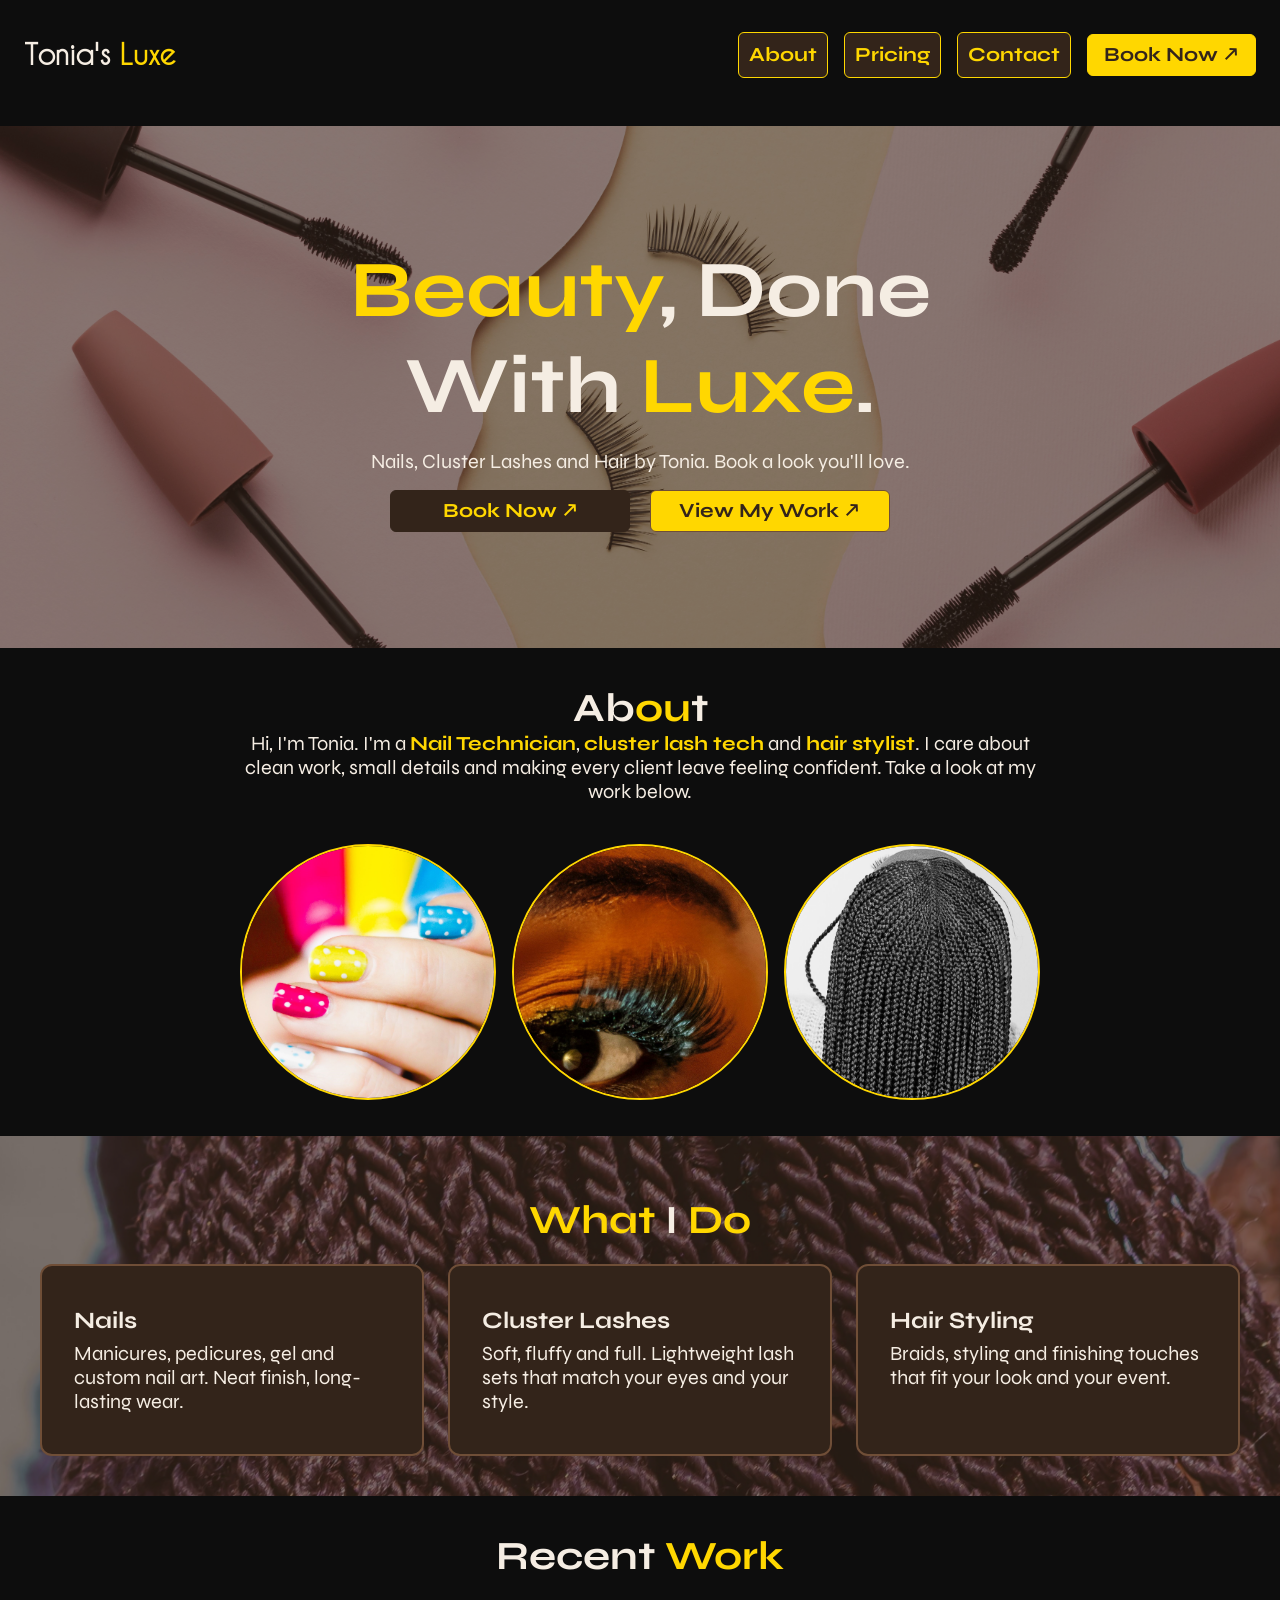
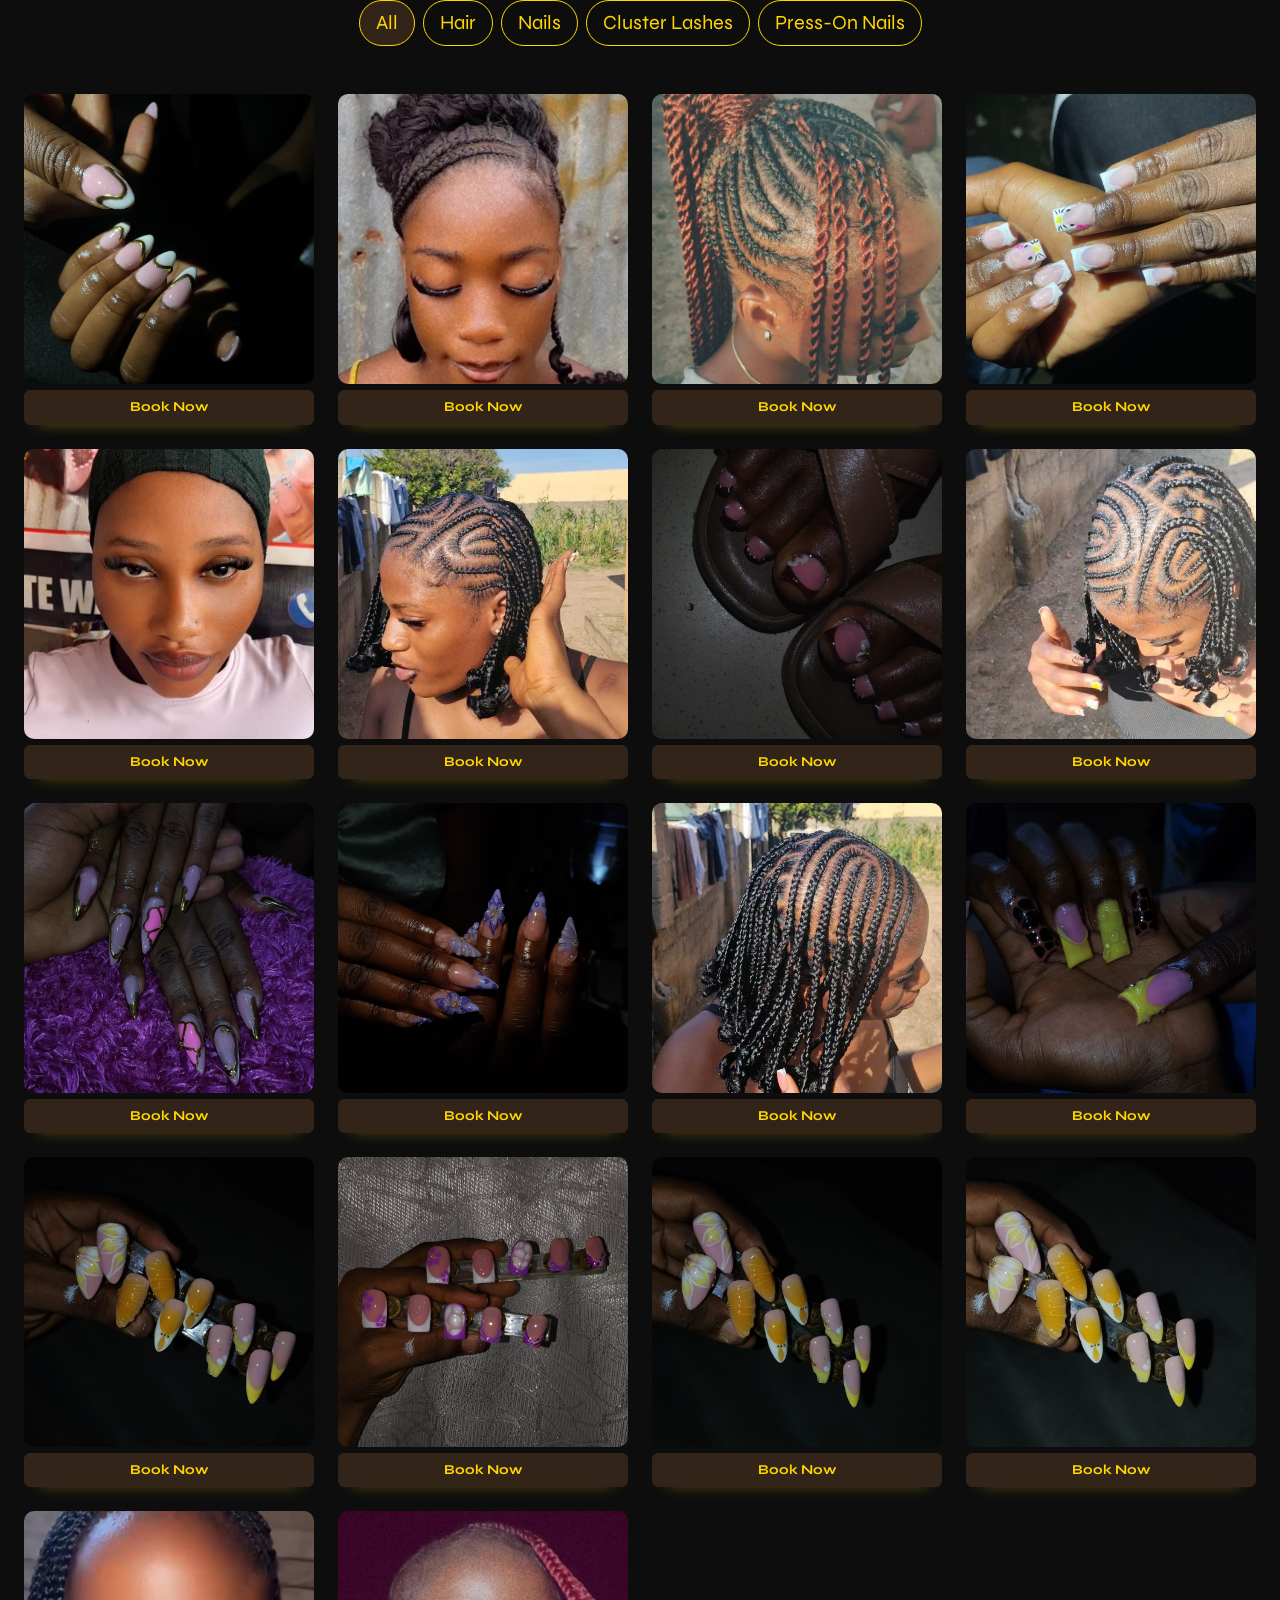
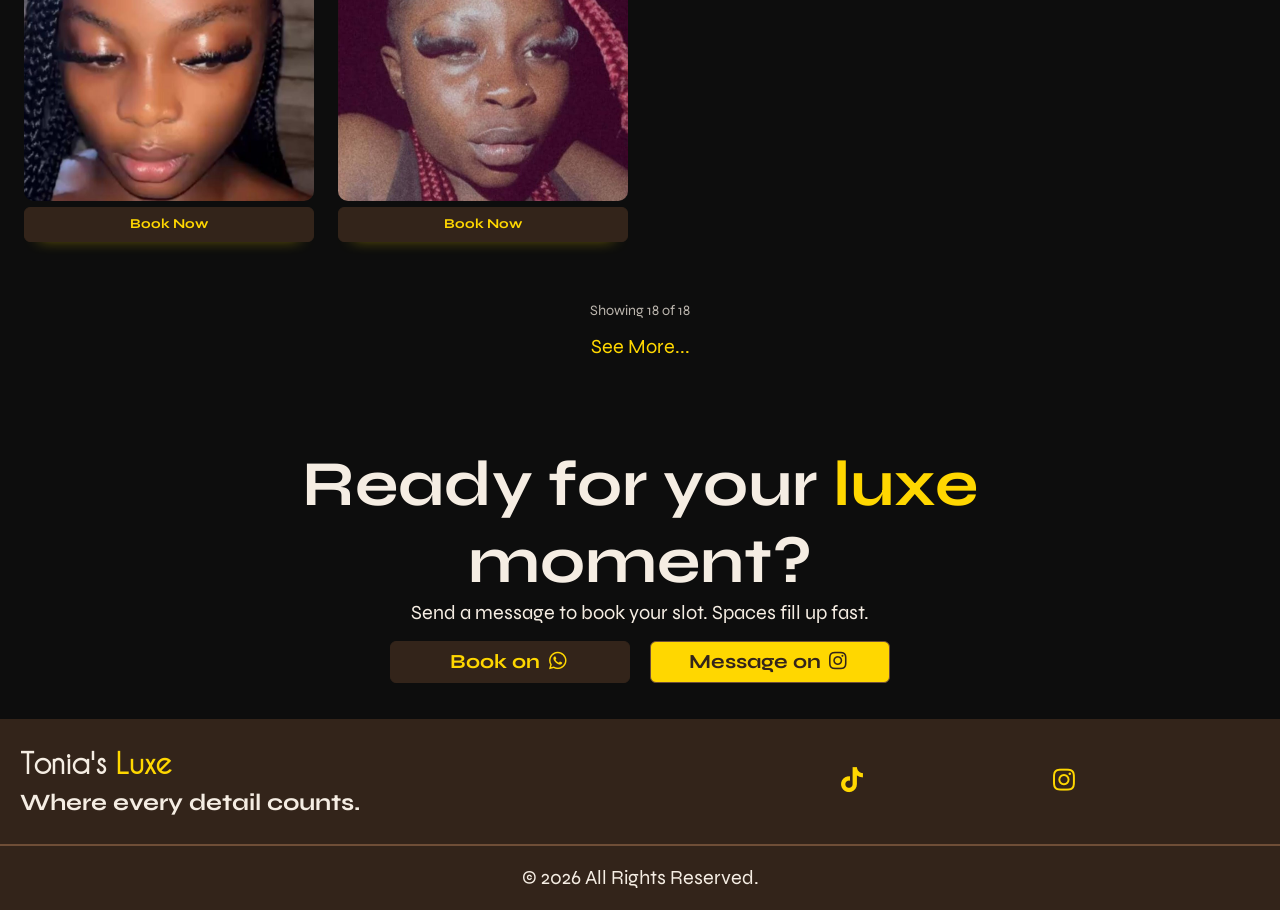
<file: index.html>
<!doctype html>
<html lang="en">
  <head>
    <meta charset="UTF-8" />
    <meta name="viewport" content="width=device-width, initial-scale=1.0" />
    <meta
      name="description"
      content="Discover professional hair styling, nail care and lash services at Tonia's luxe in Abuja. View our services and portfolio."
    />
    <title>Tonia's Luxe | Hair, Nails and Lashes in Abuja</title>
    <link rel="canonical" href="https://tonialuxe.vercel.app" />
    <link rel="stylesheet" href="fontawesome/css/fontawesome.css" />
    <link rel="stylesheet" href="fontawesome/css/brands.css" />
    <link rel="stylesheet" href="fontawesome/css/solid.css" />
    <link rel="stylesheet" href="css/style.css" />
  </head>
  <body>
    <header>
      <div class="logo">
        <span class="tit">Tonia's </span><span class="gold">Luxe</span>
      </div>

      <nav id="primaryNav">
        <ul>
          <li>
            <a href="#about">About</a>
          </li>
          <li>
            <a
              target="_blank"
              rel="noreferrer noopener"
              href="https://wa.me/2349064681261?text=Hello%20I'd%20like%20to%20know%20your%20pricing"
              >Pricing</a
            >
          </li>
          <li>
            <a href="#booking">Contact</a>
          </li>
        </ul>

        <div class="header-cta">
          <a
            target="_blank"
            rel="noreferrer noopener"
            href="https://wa.me/2349064681261?text=Hello%20I'd%20like%20to%20know%20your%20pricing"
            class="header-btn"
            >Book Now &UpperRightArrow;</a
          >
        </div>
      </nav>

      <div class="menu">
        <button id="menuToggle">
          <i id="iconToggle" class="fa-solid fa-bars"></i>
        </button>
      </div>
    </header>

    <main>
      <section class="hero">
        <div class="wrapper">
          <h1>
            <span class="gold">Beauty</span>, Done With
            <span class="gold">Luxe</span>.
          </h1>
          <p>
            Nails, Cluster Lashes and Hair by Tonia. Book a look you'll love.
          </p>

          <div class="cta">
            <a
              target="_blank"
              rel="noreferrer noopener"
              href="https://wa.me/2349064681261?text=Hello%20I'd%20like%20to%20know%20your%20pricing"
              class="btn"
              >Book Now &UpperRightArrow;</a
            >
            <a href="work.html" class="btn-2">View My Work &UpperRightArrow;</a>
          </div>
        </div>
        <!-- 
        <div class="wrapper">
          <div class="samples">
            <div class="wrapper">
              <div class="sample-grid">
                <div class="sample">
                  <img
                    src="images/pexels-locrifa-33841318-7066258-----.jpg"
                    alt=""
                  />
                </div>

                <div class="sample">
                  <img
                    src="images/proper-quality-shandis-mDUxgP2nGEI-unsplash(1)(1).jpg"
                    alt=""
                  />
                </div>

                <div class="sample">
                  <img
                    src="images/j-morgan-yWcWeMGVPjk-unsplash(1).jpg"
                    alt=""
                  />
                </div>
              </div>
            </div>
          </div> 
          
          -->
      </section>

      <section class="about" id="about">
        <div class="wrapper">
          <div class="text-center">
            <h2>Ab<span class="gold">ou</span>t</h2>
            <p>
              Hi, I'm Tonia. I'm a
              <span class="gold bold">Nail Technician</span>,
              <span class="gold bold">cluster lash tech</span> and
              <span class="gold bold">hair stylist</span>. I care about clean
              work, small details and making every client leave feeling
              confident. Take a look at my work below.
            </p>
          </div>
        </div>

        <div class="samples">
          <div class="wrapper">
            <div class="sample-grid">
              <div class="sample">
                <img
                  src="images/pexels-locrifa-33841318-7066258-----.jpg"
                  alt="neatly painted nails"
                />
              </div>

              <div class="sample">
                <img
                  src="images/proper-quality-shandis-mDUxgP2nGEI-unsplash(1)(1).jpg"
                  alt="cluster lash"
                />
              </div>

              <div class="sample">
                <img
                  src="images/j-morgan-yWcWeMGVPjk-unsplash(1).jpg"
                  alt="hair"
                />
              </div>
            </div>
          </div>
        </div>
      </section>

      <section class="services-section">
        <div class="wrapper">
          <div class="text-center">
            <h2>
              <span class="gold">What</span> I <span class="gold">Do</span>
            </h2>
          </div>
        </div>

        <div class="service">
          <div class="services">
            <h3>Nails</h3>
            <p>
              Manicures, pedicures, gel and custom nail art. Neat finish,
              long-lasting wear.
            </p>
          </div>

          <div class="services">
            <h3>Cluster Lashes</h3>
            <p>
              Soft, fluffy and full. Lightweight lash sets that match your eyes
              and your style.
            </p>
          </div>

          <div class="services">
            <h3>Hair Styling</h3>
            <p>
              Braids, styling and finishing touches that fit your look and your
              event.
            </p>
          </div>
        </div>
      </section>

      <section class="portfolio">
        <div class="wrapper">
          <div class="text-center">
            <h2>Recent <span class="gold">Work</span></h2>
          </div>
        </div>

        <div class="work">
          <div class="filters">
            <button class="active" data-filter="all">All</button>
            <button data-filter="hair">Hair</button>
            <button data-filter="nails">Nails</button>
            <button data-filter="lash">Cluster Lashes</button>
            <button data-filter="press">Press-On Nails</button>
          </div>

          <div class="tab-grid">
            <figure data-category="nails">
              <img
                alt="image is loading, image of my work though."
                loading="lazy"
                src="./images/nails/14.jpg"
              />
              <figcaption>
                <a
                  class="btn"
                  target="_blank"
                  rel="noreferrer noopener"
                  href="https://wa.me/2349064681261?text=Hello%20I%20want%20this%20style"
                  >Book Now</a
                >
              </figcaption>
            </figure>

            <figure data-category="lash">
              <img
                alt="image is loading, image of my work though."
                loading="lazy"
                src="./images/lash/3.jpg"
              />
              <figcaption>
                <a
                  class="btn"
                  target="_blank"
                  rel="noreferrer noopener"
                  href="https://wa.me/2349064681261?text=Hello%20I%20want%20this%20style"
                  >Book Now</a
                >
              </figcaption>
            </figure>

            <figure data-category="hair">
              <img
                alt="image is loading, image of my work though."
                loading="lazy"
                src="./images/hair/15.jpg"
              />
              <figcaption>
                <a
                  class="btn"
                  target="_blank"
                  rel="noreferrer noopener"
                  href="https://wa.me/2349064681261?text=Hello%20I%20want%20this%20style"
                  >Book Now</a
                >
              </figcaption>
            </figure>

            <figure data-category="nails">
              <img
                alt="image is loading, image of my work though."
                loading="lazy"
                src="./images/nails/15.jpg"
              />
              <figcaption>
                <a
                  class="btn"
                  target="_blank"
                  rel="noreferrer noopener"
                  href="https://wa.me/2349064681261?text=Hello%20I%20want%20this%20style"
                  >Book Now</a
                >
              </figcaption>
            </figure>

            <figure data-category="lash">
              <img
                alt="image is loading, image of my work though."
                loading="lazy"
                src="./images/lash/5.jpg"
              />
              <figcaption>
                <a
                  class="btn"
                  target="_blank"
                  rel="noreferrer noopener"
                  href="https://wa.me/2349064681261?text=Hello%20I%20want%20this%20style"
                  >Book Now</a
                >
              </figcaption>
            </figure>

            <figure data-category="hair">
              <img
                alt="image is loading, image of my work though."
                loading="lazy"
                src="./images/hair/16.jpg"
              />
              <figcaption>
                <a
                  class="btn"
                  target="_blank"
                  rel="noreferrer noopener"
                  href="https://wa.me/2349064681261?text=Hello%20I%20want%20this%20style"
                  >Book Now</a
                >
              </figcaption>
            </figure>

            <figure data-category="nails">
              <img
                alt="image is loading, image of my work though."
                loading="lazy"
                src="./images/nails/16.jpg"
              />
              <figcaption>
                <a
                  class="btn"
                  target="_blank"
                  rel="noreferrer noopener"
                  href="https://wa.me/2349064681261?text=Hello%20I%20want%20this%20style"
                  >Book Now</a
                >
              </figcaption>
            </figure>

            <figure data-category="hair">
              <img
                alt="image is loading, image of my work though."
                loading="lazy"
                src="./images/hair/17.jpg"
              />
              <figcaption>
                <a
                  class="btn"
                  target="_blank"
                  rel="noreferrer noopener"
                  href="https://wa.me/2349064681261?text=Hello%20I%20want%20this%20style"
                  >Book Now</a
                >
              </figcaption>
            </figure>

            <figure data-category="nails">
              <img
                alt="image is loading, image of my work though."
                loading="lazy"
                src="./images/nails/17.jpg"
              />
              <figcaption>
                <a
                  class="btn"
                  target="_blank"
                  rel="noreferrer noopener"
                  href="https://wa.me/2349064681261?text=Hello%20I%20want%20this%20style"
                  >Book Now</a
                >
              </figcaption>
            </figure>

            <figure data-category="nails">
              <img
                alt="image is loading, image of my work though."
                loading="lazy"
                src="./images/nails/18.jpg"
              />
              <figcaption>
                <a
                  class="btn"
                  target="_blank"
                  rel="noreferrer noopener"
                  href="https://wa.me/2349064681261?text=Hello%20I%20want%20this%20style"
                  >Book Now</a
                >
              </figcaption>
            </figure>

            <figure data-category="hair">
              <img
                alt="image is loading, image of my work though."
                loading="lazy"
                src="./images/hair/18.jpg"
              />
              <figcaption>
                <a
                  class="btn"
                  target="_blank"
                  rel="noreferrer noopener"
                  href="https://wa.me/2349064681261?text=Hello%20I%20want%20this%20style"
                  >Book Now</a
                >
              </figcaption>
            </figure>

            <figure data-category="nails">
              <img
                alt="image is loading, image of my work though."
                loading="lazy"
                src="./images/nails/19.jpg"
              />
              <figcaption>
                <a
                  class="btn"
                  target="_blank"
                  rel="noreferrer noopener"
                  href="https://wa.me/2349064681261?text=Hello%20I%20want%20this%20style"
                  >Book Now</a
                >
              </figcaption>
            </figure>

            <figure data-category="press">
              <img
                alt="image is loading, image of my work though."
                loading="lazy"
                src="./images/press_on/2.jpg"
              />
              <figcaption>
                <a
                  class="btn"
                  target="_blank"
                  rel="noreferrer noopener"
                  href="https://wa.me/2349064681261?text=Hello%20I%20want%20this%20style"
                  >Book Now</a
                >
              </figcaption>
            </figure>
            <figure data-category="press">
              <img
                alt="image is loading, image of my work though."
                loading="lazy"
                src="./images/press_on/3.jpg"
              />
              <figcaption>
                <a
                  class="btn"
                  target="_blank"
                  rel="noreferrer noopener"
                  href="https://wa.me/2349064681261?text=Hello%20I%20want%20this%20style"
                  >Book Now</a
                >
              </figcaption>
            </figure>
            <figure data-category="press">
              <img
                alt="image is loading, image of my work though."
                loading="lazy"
                src="./images/press_on/4.jpg"
              />
              <figcaption>
                <a
                  class="btn"
                  target="_blank"
                  rel="noreferrer noopener"
                  href="https://wa.me/2349064681261?text=Hello%20I%20want%20this%20style"
                  >Book Now</a
                >
              </figcaption>
            </figure>
            <figure data-category="press">
              <img
                alt="image is loading, image of my work though."
                loading="lazy"
                src="./images/press_on/5.jpg"
              />
              <figcaption>
                <a
                  class="btn"
                  target="_blank"
                  rel="noreferrer noopener"
                  href="https://wa.me/2349064681261?text=Hello%20I%20want%20this%20style"
                  >Book Now</a
                >
              </figcaption>
            </figure>

            <figure data-category="lash">
              <img
                alt="image is loading, image of my work though."
                loading="lazy"
                src="./images/lash/2.jpg"
              />
              <figcaption>
                <a
                  class="btn"
                  target="_blank"
                  rel="noreferrer noopener"
                  href="https://wa.me/2349064681261?text=Hello%20I%20want%20this%20style"
                  >Book Now</a
                >
              </figcaption>
            </figure>

            <figure data-category="lash">
              <img
                alt="image is loading, image of my work though."
                loading="lazy"
                src="./images/lash/9.jpg"
              />
              <figcaption>
                <a
                  class="btn"
                  target="_blank"
                  rel="noreferrer noopener"
                  href="https://wa.me/2349064681261?text=Hello%20I%20want%20this%20style"
                  >Book Now</a
                >
              </figcaption>
            </figure>
          </div>

          <div class="wrapper">
            <div class="text-center">
              <p id="count"></p>
              <div class="header-cta">
                <a href="work.html" class="see-more">See More...</a>
              </div>
            </div>
          </div>
        </div>
      </section>

      <section class="booking" id="booking">
        <div class="wrapper">
          <div class="text-center">
            <h2>Ready for your <span class="gold">luxe</span> moment?</h2>
            <p>Send a message to book your slot. Spaces fill up fast.</p>
          </div>

          <div class="cta">
            <a
              target="_blank"
              rel="noreferrer noopener"
              href="https://wa.me/2349064681261?text=Hello%20I'd%20like%20to%20know%20your%20pricing"
              class="btn"
              >Book on <i class="fa-brands fa-whatsapp"></i
            ></a>
            <a
              target="_blank"
              rel="noreferrer noopener"
              href="https://www.instagram.com/tonialuke111"
              class="btn-2"
              >Message on <i class="fa-brands fa-instagram"></i
            ></a>
          </div>
        </div>
      </section>
    </main>

    <footer>
      <div class="footer-div">
        <div class="footer-header">
          <div class="logo">Tonia's <span class="gold">Luxe</span></div>
          <h3>Where every detail counts.</h3>
        </div>

        <div class="socials">
          <ul>
            <li>
              <a
                target="_blank"
                rel="noreferrer noopener"
                href="https://vm.tiktok.com/ZS9UBJeCFP81C-ki1kR/"
              >
                <i class="fa-brands fa-tiktok"></i>
              </a>
            </li>
            <li>
              <a
                target="_blank"
                rel="noreferrer noopener"
                href="https://www.instagram.com/tonialuke111"
              >
                <i class="fa-brands fa-instagram"></i>
              </a>
            </li>
          </ul>
        </div>
      </div>

      <div class="copy">
        <p>&copy; 2026 All Rights Reserved.</p>

        <!-- <p>Built by <a href="https://brandme.com.ng">BrandME</a></p> -->
      </div>
    </footer>

    <script src="./js/main.js"></script>
  </body>
</html>
</file>
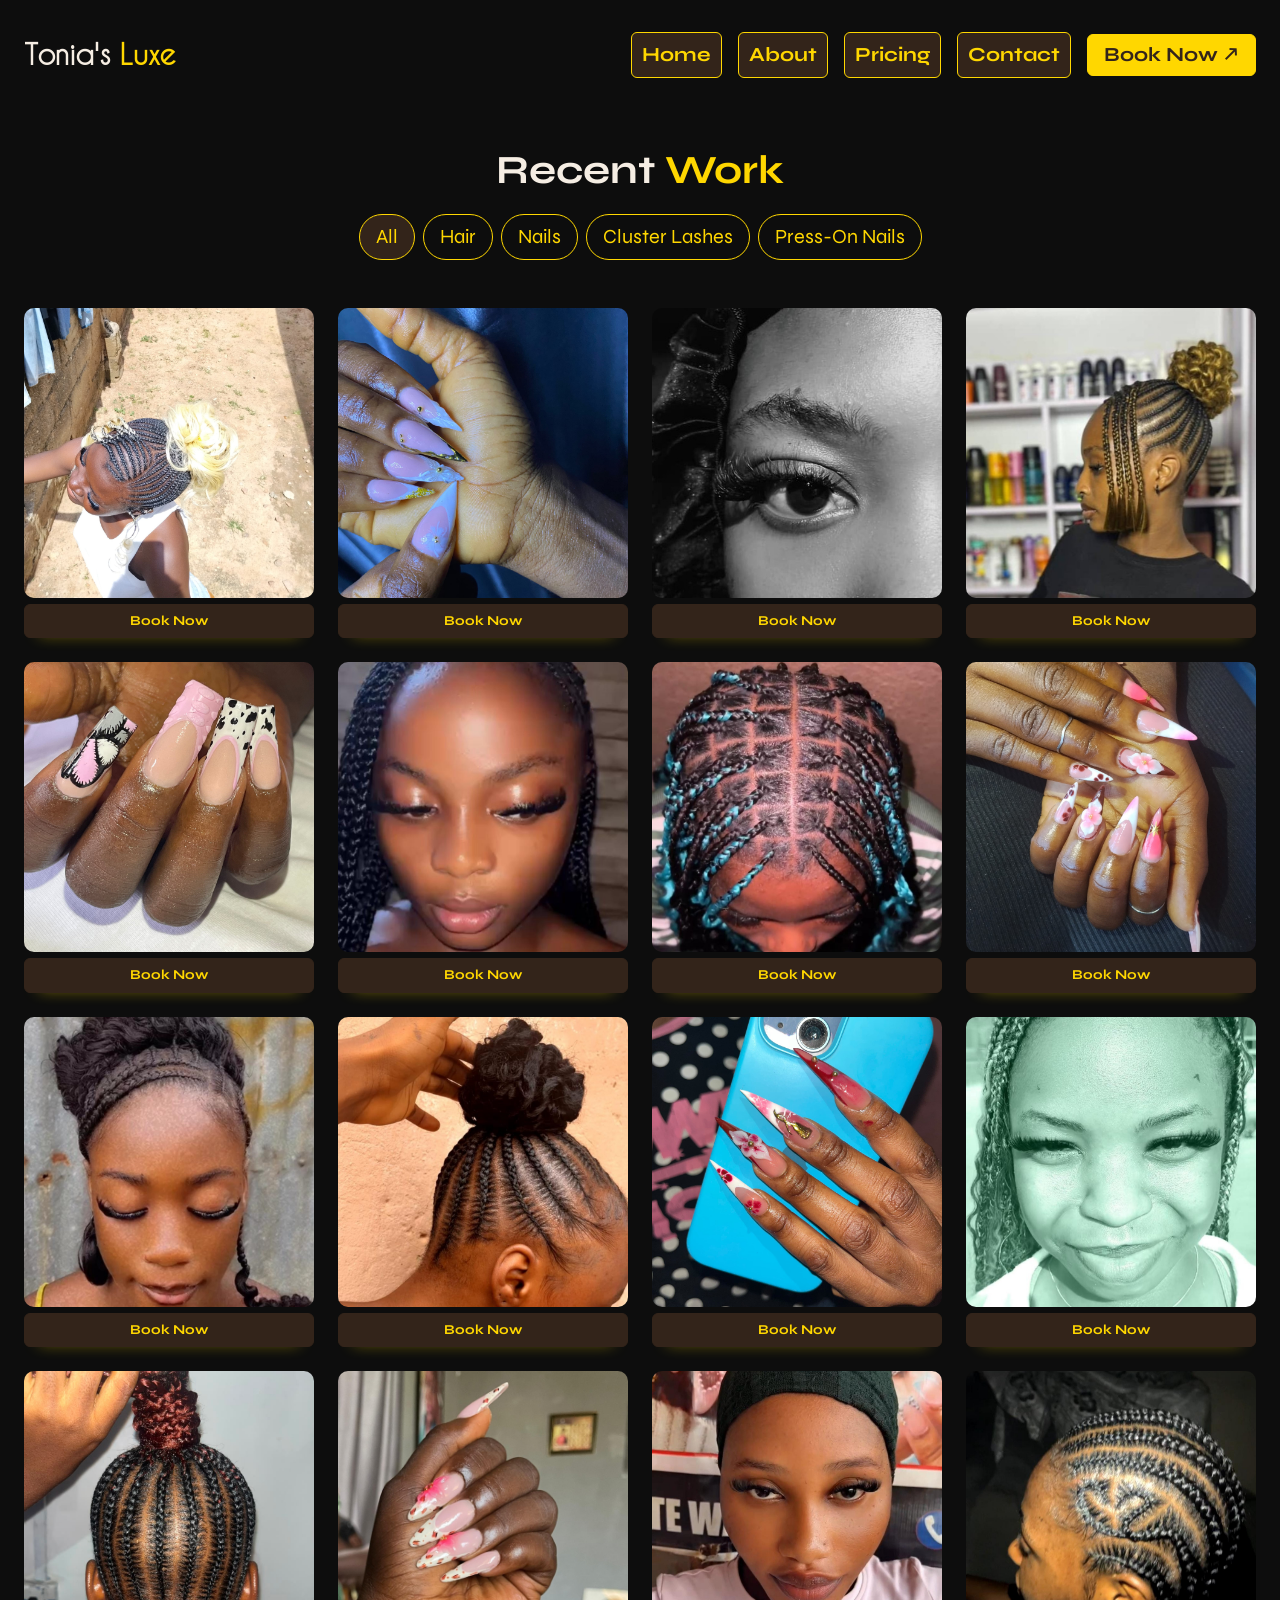
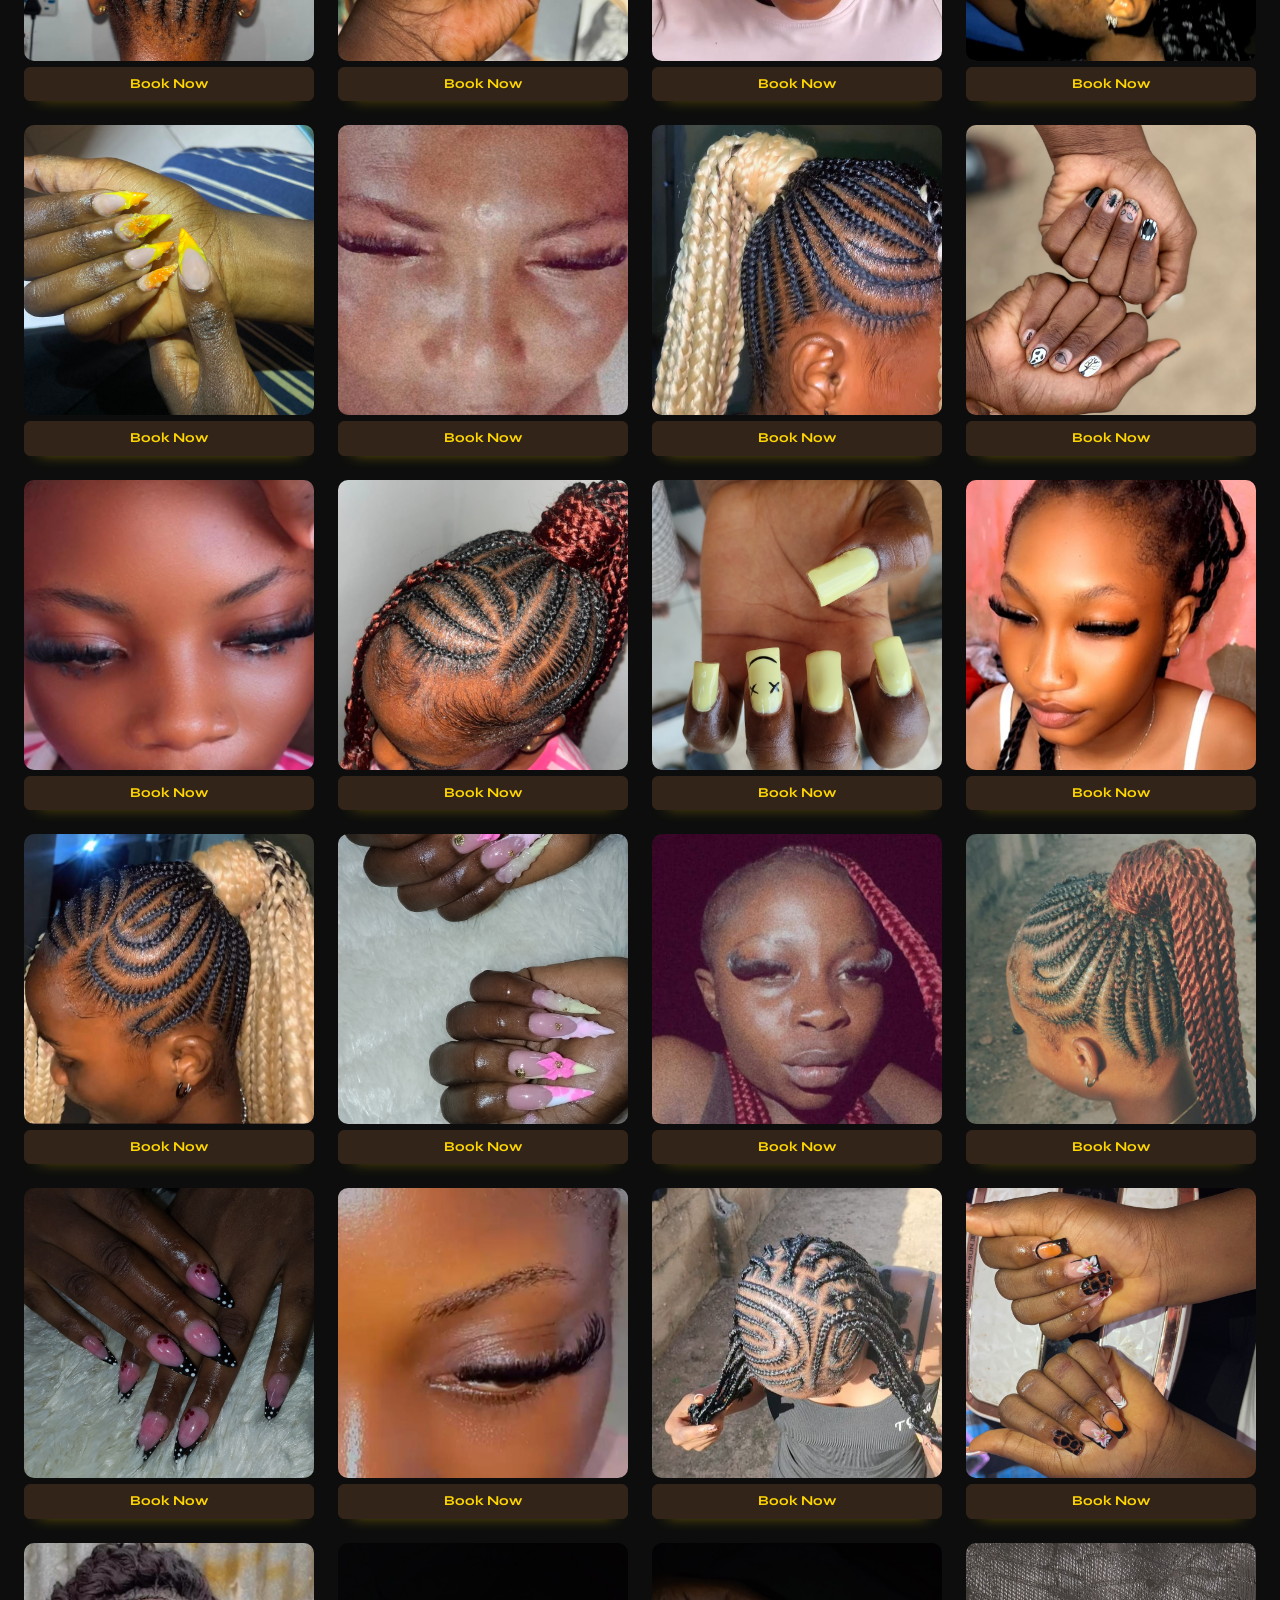
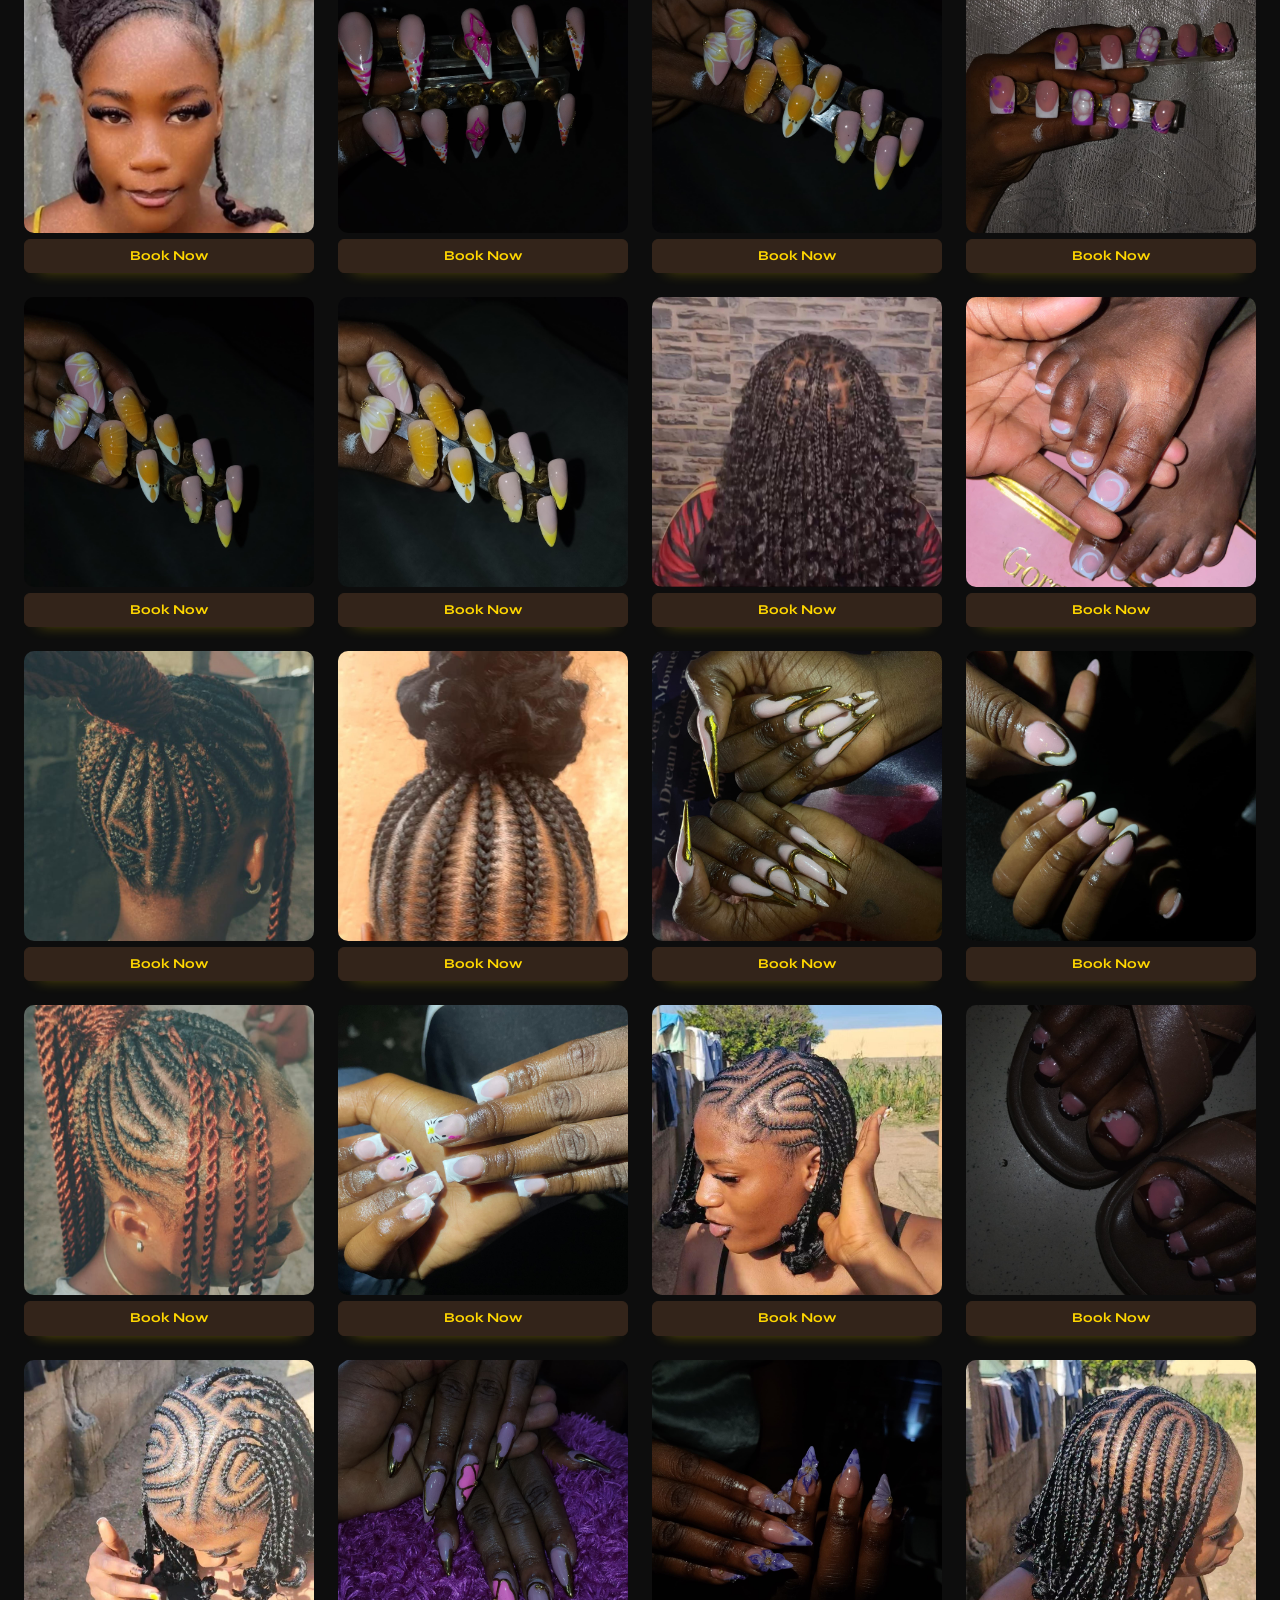
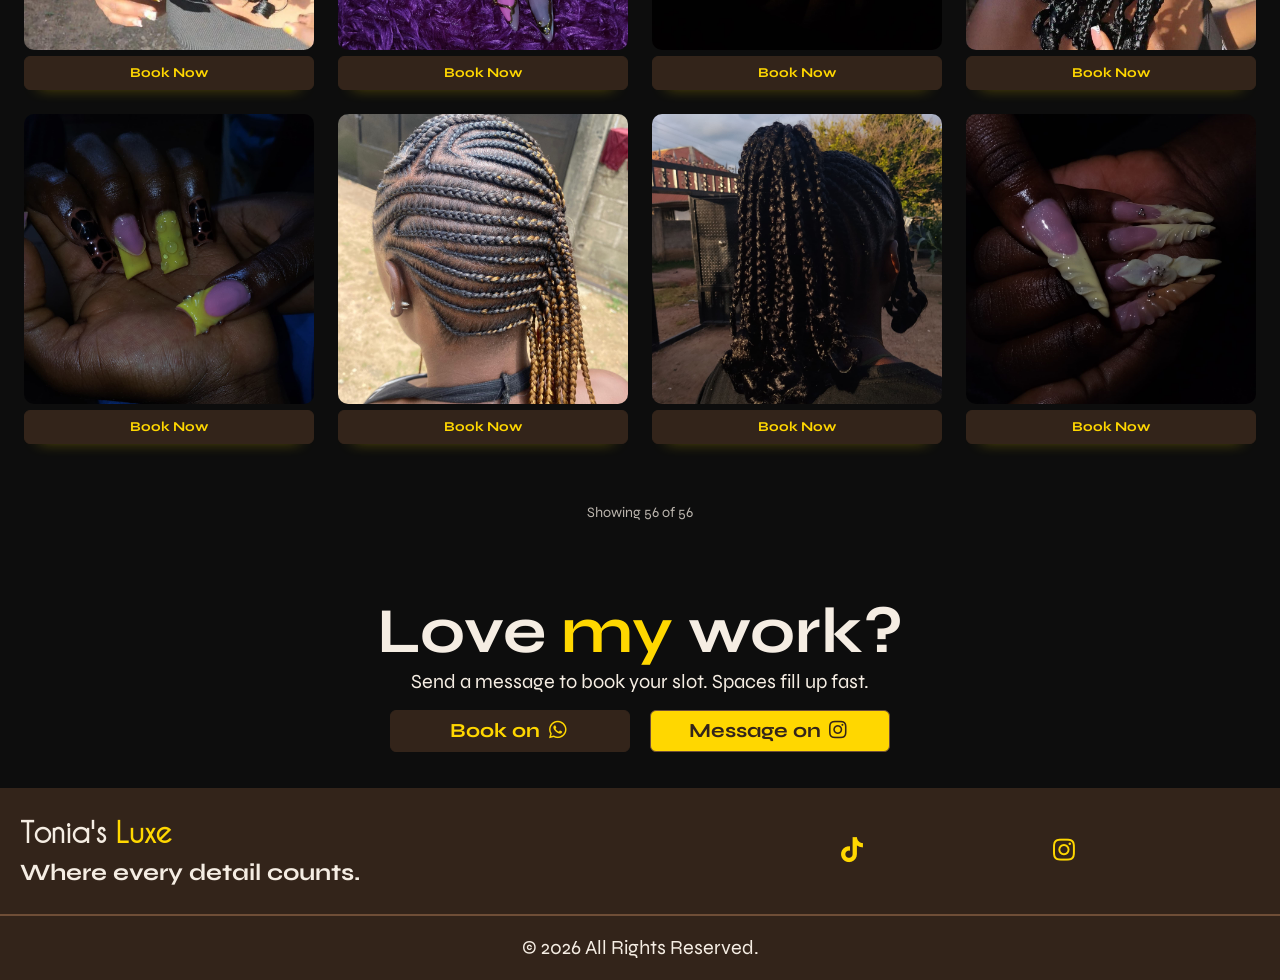
<file: work.html>
<!doctype html>
<html lang="en">
  <head>
    <meta charset="UTF-8" />
    <meta name="viewport" content="width=device-width, initial-scale=1.0" />
    <meta
      name="description"
      content="Discover professional hair styling, nail care and lash services at Tonia's luxe in Abuja. View our services and portfolio."
    />
    <title>Tonia's Luxe | Hair, Nails and Lashes in Abuja</title>
    <link rel="canonical" href="https://tonialuxe.vercel.app" />
    <link rel="stylesheet" href="fontawesome/css/fontawesome.css" />
    <link rel="stylesheet" href="fontawesome/css/brands.css" />
    <link rel="stylesheet" href="fontawesome/css/solid.css" />
    <link rel="stylesheet" href="css/style.css" />
  </head>
  <body>
    <header>
      <div class="logo">
        <span class="tit">Tonia's </span><span class="gold">Luxe</span>
      </div>

      <nav id="primaryNav">
        <ul>
          <li>
            <a href="/index.html">Home</a>
          </li>
          <li>
            <a href="#about">About</a>
          </li>
          <li>
            <a
              target="_blank"
              rel="noreferrer noopener"
              href="https://wa.me/2349064681261?text=Hello%20I'd%20like%20to%20know%20your%20pricing"
              >Pricing</a
            >
          </li>
          <li>
            <a href="#booking">Contact</a>
          </li>
        </ul>

        <div class="header-cta">
          <a
            target="_blank"
            rel="noreferrer noopener"
            href="https://wa.me/2349064681261?text=Hello%20I'd%20like%20to%20know%20your%20pricing"
            class="header-btn"
            >Book Now &UpperRightArrow;</a
          >
        </div>
      </nav>

      <div class="menu">
        <button id="menuToggle">
          <i id="iconToggle" class="fa-solid fa-bars"></i>
        </button>
      </div>
    </header>

    <main>
      <section class="portfolio">
        <div class="wrapper">
          <div class="text-center">
            <h2>Recent <span class="gold">Work</span></h2>
          </div>
        </div>

        <div class="work">
          <div class="filters">
            <button class="active" data-filter="all">All</button>
            <button data-filter="hair">Hair</button>
            <button data-filter="nails">Nails</button>
            <button data-filter="lash">Cluster Lashes</button>
            <button data-filter="press">Press-On Nails</button>
          </div>

          <div class="tab-grid">
            <figure data-category="hair">
              <img
                alt="nail tech project"
                loading="lazy"
                src="./images/hair/1.jpg"
              />
              <figcaption>
                <a
                  class="btn"
                  target="_blank"
                  rel="noreferrer noopener"
                  href="https://wa.me/2349064681261?text=Hello%20I%20want%20this%20style"
                  >Book Now</a
                >
              </figcaption>
            </figure>

            <figure data-category="nails">
              <img
                alt="nail tech project"
                loading="lazy"
                src="./images/nails/1.jpg"
              />
              <figcaption>
                <a
                  class="btn"
                  target="_blank"
                  rel="noreferrer noopener"
                  href="https://wa.me/2349064681261?text=Hello%20I%20want%20this%20style"
                  >Book Now</a
                >
              </figcaption>
            </figure>

            <figure data-category="lash">
              <img
                alt="nail tech project"
                loading="lazy"
                src="./images/lash/10.jpg"
              />
              <figcaption>
                <a
                  class="btn"
                  target="_blank"
                  rel="noreferrer noopener"
                  href="https://wa.me/2349064681261?text=Hello%20I%20want%20this%20style"
                  >Book Now</a
                >
              </figcaption>
            </figure>

            <figure data-category="hair">
              <img
                alt="nail tech project"
                loading="lazy"
                src="./images/hair/2.jpg"
              />
              <figcaption>
                <a
                  class="btn"
                  target="_blank"
                  rel="noreferrer noopener"
                  href="https://wa.me/2349064681261?text=Hello%20I%20want%20this%20style"
                  >Book Now</a
                >
              </figcaption>
            </figure>

            <figure data-category="nails">
              <img
                alt="nail tech project"
                loading="lazy"
                src="./images/nails/2.jpg"
              />
              <figcaption>
                <a
                  class="btn"
                  target="_blank"
                  rel="noreferrer noopener"
                  href="https://wa.me/2349064681261?text=Hello%20I%20want%20this%20style"
                  >Book Now</a
                >
              </figcaption>
            </figure>

            <figure data-category="lash">
              <img
                alt="nail tech project"
                loading="lazy"
                src="./images/lash/2.jpg"
              />
              <figcaption>
                <a
                  class="btn"
                  target="_blank"
                  rel="noreferrer noopener"
                  href="https://wa.me/2349064681261?text=Hello%20I%20want%20this%20style"
                  >Book Now</a
                >
              </figcaption>
            </figure>

            <figure data-category="hair">
              <img
                alt="nail tech job"
                loading="lazy"
                src="./images/hair/3.jpg"
              />
              <figcaption>
                <a
                  class="btn"
                  target="_blank"
                  rel="noreferrer noopener"
                  href="https://wa.me/2349064681261?text=Hello%20I%20want%20this%20style"
                  >Book Now</a
                >
              </figcaption>
            </figure>

            <figure data-category="nails">
              <img
                alt="image is loading, image of my work though."
                loading="lazy"
                src="./images/nails/3.jpg"
              />
              <figcaption>
                <a
                  class="btn"
                  target="_blank"
                  rel="noreferrer noopener"
                  href="https://wa.me/2349064681261?text=Hello%20I%20want%20this%20style"
                  >Book Now</a
                >
              </figcaption>
            </figure>

            <figure data-category="lash">
              <img
                alt="image is loading, image of my work though."
                loading="lazy"
                src="./images/lash/3.jpg"
              />
              <figcaption>
                <a
                  class="btn"
                  target="_blank"
                  rel="noreferrer noopener"
                  href="https://wa.me/2349064681261?text=Hello%20I%20want%20this%20style"
                  >Book Now</a
                >
              </figcaption>
            </figure>

            <figure data-category="hair">
              <img
                alt="image is loading, image of my work though."
                loading="lazy"
                src="./images/hair/4.jpg"
              />
              <figcaption>
                <a
                  class="btn"
                  target="_blank"
                  rel="noreferrer noopener"
                  href="https://wa.me/2349064681261?text=Hello%20I%20want%20this%20style"
                  >Book Now</a
                >
              </figcaption>
            </figure>

            <figure data-category="nails">
              <img
                alt="image is loading, image of my work though."
                loading="lazy"
                src="./images/nails/4.jpg"
              />
              <figcaption>
                <a
                  class="btn"
                  target="_blank"
                  rel="noreferrer noopener"
                  href="https://wa.me/2349064681261?text=Hello%20I%20want%20this%20style"
                  >Book Now</a
                >
              </figcaption>
            </figure>

            <figure data-category="lash">
              <img
                alt="image is loading, image of my work though."
                loading="lazy"
                src="./images/lash/4.jpg"
              />
              <figcaption>
                <a
                  class="btn"
                  target="_blank"
                  rel="noreferrer noopener"
                  href="https://wa.me/2349064681261?text=Hello%20I%20want%20this%20style"
                  >Book Now</a
                >
              </figcaption>
            </figure>

            <figure data-category="hair">
              <img
                alt="image is loading, image of my work though."
                loading="lazy"
                src="./images/hair/5.jpg"
              />
              <figcaption>
                <a
                  class="btn"
                  target="_blank"
                  rel="noreferrer noopener"
                  href="https://wa.me/2349064681261?text=Hello%20I%20want%20this%20style"
                  >Book Now</a
                >
              </figcaption>
            </figure>

            <figure data-category="nails">
              <img
                alt="image is loading, image of my work though."
                loading="lazy"
                src="./images/nails/5.jpg"
              />
              <figcaption>
                <a
                  class="btn"
                  target="_blank"
                  rel="noreferrer noopener"
                  href="https://wa.me/2349064681261?text=Hello%20I%20want%20this%20style"
                  >Book Now</a
                >
              </figcaption>
            </figure>

            <figure data-category="lash">
              <img
                alt="image is loading, image of my work though."
                loading="lazy"
                src="./images/lash/5.jpg"
              />
              <figcaption>
                <a
                  class="btn"
                  target="_blank"
                  rel="noreferrer noopener"
                  href="https://wa.me/2349064681261?text=Hello%20I%20want%20this%20style"
                  >Book Now</a
                >
              </figcaption>
            </figure>

            <figure data-category="hair">
              <img
                alt="image is loading, image of my work though."
                loading="lazy"
                src="./images/hair/6.jpg"
              />
              <figcaption>
                <a
                  class="btn"
                  target="_blank"
                  rel="noreferrer noopener"
                  href="https://wa.me/2349064681261?text=Hello%20I%20want%20this%20style"
                  >Book Now</a
                >
              </figcaption>
            </figure>

            <figure data-category="nails">
              <img
                alt="image is loading, image of my work though."
                loading="lazy"
                src="./images/nails/6.jpg"
              />
              <figcaption>
                <a
                  class="btn"
                  target="_blank"
                  rel="noreferrer noopener"
                  href="https://wa.me/2349064681261?text=Hello%20I%20want%20this%20style"
                  >Book Now</a
                >
              </figcaption>
            </figure>

            <figure data-category="lash">
              <img
                alt="image is loading, image of my work though."
                loading="lazy"
                src="./images/lash/6.jpg"
              />
              <figcaption>
                <a
                  class="btn"
                  target="_blank"
                  rel="noreferrer noopener"
                  href="https://wa.me/2349064681261?text=Hello%20I%20want%20this%20style"
                  >Book Now</a
                >
              </figcaption>
            </figure>

            <figure data-category="hair">
              <img
                alt="image is loading, image of my work though."
                loading="lazy"
                src="./images/hair/7.jpg"
              />
              <figcaption>
                <a
                  class="btn"
                  target="_blank"
                  rel="noreferrer noopener"
                  href="https://wa.me/2349064681261?text=Hello%20I%20want%20this%20style"
                  >Book Now</a
                >
              </figcaption>
            </figure>

            <figure data-category="nails">
              <img
                alt="image is loading, image of my work though."
                loading="lazy"
                src="./images/nails/7.jpg"
              />
              <figcaption>
                <a
                  class="btn"
                  target="_blank"
                  rel="noreferrer noopener"
                  href="https://wa.me/2349064681261?text=Hello%20I%20want%20this%20style"
                  >Book Now</a
                >
              </figcaption>
            </figure>

            <figure data-category="lash">
              <img
                alt="image is loading, image of my work though."
                loading="lazy"
                src="./images/lash/7.jpg"
              />
              <figcaption>
                <a
                  class="btn"
                  target="_blank"
                  rel="noreferrer noopener"
                  href="https://wa.me/2349064681261?text=Hello%20I%20want%20this%20style"
                  >Book Now</a
                >
              </figcaption>
            </figure>

            <figure data-category="hair">
              <img
                alt="image is loading, image of my work though."
                loading="lazy"
                src="./images/hair/8.jpg"
              />
              <figcaption>
                <a
                  class="btn"
                  target="_blank"
                  rel="noreferrer noopener"
                  href="https://wa.me/2349064681261?text=Hello%20I%20want%20this%20style"
                  >Book Now</a
                >
              </figcaption>
            </figure>
            <figure data-category="nails">
              <img
                alt="image is loading, image of my work though."
                loading="lazy"
                src="./images/nails/8.jpg"
              />
              <figcaption>
                <a
                  class="btn"
                  target="_blank"
                  rel="noreferrer noopener"
                  href="https://wa.me/2349064681261?text=Hello%20I%20want%20this%20style"
                  >Book Now</a
                >
              </figcaption>
            </figure>
            <figure data-category="lash">
              <img
                alt="image is loading, image of my work though."
                loading="lazy"
                src="./images/lash/8.jpg"
              />
              <figcaption>
                <a
                  class="btn"
                  target="_blank"
                  rel="noreferrer noopener"
                  href="https://wa.me/2349064681261?text=Hello%20I%20want%20this%20style"
                  >Book Now</a
                >
              </figcaption>
            </figure>
            <figure data-category="hair">
              <img
                alt="image is loading, image of my work though."
                loading="lazy"
                src="./images/hair/9.jpg"
              />
              <figcaption>
                <a
                  class="btn"
                  target="_blank"
                  rel="noreferrer noopener"
                  href="https://wa.me/2349064681261?text=Hello%20I%20want%20this%20style"
                  >Book Now</a
                >
              </figcaption>
            </figure>
            <figure data-category="nails">
              <img
                alt="image is loading, image of my work though."
                loading="lazy"
                src="./images/nails/9.jpg"
              />
              <figcaption>
                <a
                  class="btn"
                  target="_blank"
                  rel="noreferrer noopener"
                  href="https://wa.me/2349064681261?text=Hello%20I%20want%20this%20style"
                  >Book Now</a
                >
              </figcaption>
            </figure>
            <figure data-category="lash">
              <img
                alt="image is loading, image of my work though."
                loading="lazy"
                src="./images/lash/9.jpg"
              />
              <figcaption>
                <a
                  class="btn"
                  target="_blank"
                  rel="noreferrer noopener"
                  href="https://wa.me/2349064681261?text=Hello%20I%20want%20this%20style"
                  >Book Now</a
                >
              </figcaption>
            </figure>
            <figure data-category="hair">
              <img
                alt="image is loading, image of my work though."
                loading="lazy"
                src="./images/hair/10.jpg"
              />
              <figcaption>
                <a
                  class="btn"
                  target="_blank"
                  rel="noreferrer noopener"
                  href="https://wa.me/2349064681261?text=Hello%20I%20want%20this%20style"
                  >Book Now</a
                >
              </figcaption>
            </figure>
            <figure data-category="nails">
              <img
                alt="image is loading, image of my work though."
                loading="lazy"
                src="./images/nails/10.jpg"
              />
              <figcaption>
                <a
                  class="btn"
                  target="_blank"
                  rel="noreferrer noopener"
                  href="https://wa.me/2349064681261?text=Hello%20I%20want%20this%20style"
                  >Book Now</a
                >
              </figcaption>
            </figure>
            <figure data-category="lash">
              <img
                alt="image is loading, image of my work though."
                loading="lazy"
                src="./images/lash/1.jpg"
              />
              <figcaption>
                <a
                  class="btn"
                  target="_blank"
                  rel="noreferrer noopener"
                  href="https://wa.me/2349064681261?text=Hello%20I%20want%20this%20style"
                  >Book Now</a
                >
              </figcaption>
            </figure>
            <figure data-category="hair">
              <img
                alt="image is loading, image of my work though."
                loading="lazy"
                src="./images/hair/11.jpg"
              />
              <figcaption>
                <a
                  class="btn"
                  target="_blank"
                  rel="noreferrer noopener"
                  href="https://wa.me/2349064681261?text=Hello%20I%20want%20this%20style"
                  >Book Now</a
                >
              </figcaption>
            </figure>
            <figure data-category="nails">
              <img
                alt="image is loading, image of my work though."
                loading="lazy"
                src="./images/nails/11.jpg"
              />
              <figcaption>
                <a
                  class="btn"
                  target="_blank"
                  rel="noreferrer noopener"
                  href="https://wa.me/2349064681261?text=Hello%20I%20want%20this%20style"
                  >Book Now</a
                >
              </figcaption>
            </figure>
            <figure data-category="lash">
              <img
                alt="image is loading, image of my work though."
                loading="lazy"
                src="./images/lash/11.jpg"
              />
              <figcaption>
                <a
                  class="btn"
                  target="_blank"
                  rel="noreferrer noopener"
                  href="https://wa.me/2349064681261?text=Hello%20I%20want%20this%20style"
                  >Book Now</a
                >
              </figcaption>
            </figure>
            <figure data-category="press">
              <img
                alt="image is loading, image of my work though."
                loading="lazy"
                src="./images/press_on/1.jpg"
              />
              <figcaption>
                <a
                  class="btn"
                  target="_blank"
                  rel="noreferrer noopener"
                  href="https://wa.me/2349064681261?text=Hello%20I%20want%20this%20style"
                  >Book Now</a
                >
              </figcaption>
            </figure>
            <figure data-category="press">
              <img
                alt="image is loading, image of my work though."
                loading="lazy"
                src="./images/press_on/2.jpg"
              />
              <figcaption>
                <a
                  class="btn"
                  target="_blank"
                  rel="noreferrer noopener"
                  href="https://wa.me/2349064681261?text=Hello%20I%20want%20this%20style"
                  >Book Now</a
                >
              </figcaption>
            </figure>
            <figure data-category="press">
              <img
                alt="image is loading, image of my work though."
                loading="lazy"
                src="./images/press_on/3.jpg"
              />
              <figcaption>
                <a
                  class="btn"
                  target="_blank"
                  rel="noreferrer noopener"
                  href="https://wa.me/2349064681261?text=Hello%20I%20want%20this%20style"
                  >Book Now</a
                >
              </figcaption>
            </figure>
            <figure data-category="press">
              <img
                alt="image is loading, image of my work though."
                loading="lazy"
                src="./images/press_on/4.jpg"
              />
              <figcaption>
                <a
                  class="btn"
                  target="_blank"
                  rel="noreferrer noopener"
                  href="https://wa.me/2349064681261?text=Hello%20I%20want%20this%20style"
                  >Book Now</a
                >
              </figcaption>
            </figure>
            <figure data-category="press">
              <img
                alt="image is loading, image of my work though."
                loading="lazy"
                src="./images/press_on/5.jpg"
              />
              <figcaption>
                <a
                  class="btn"
                  target="_blank"
                  rel="noreferrer noopener"
                  href="https://wa.me/2349064681261?text=Hello%20I%20want%20this%20style"
                  >Book Now</a
                >
              </figcaption>
            </figure>
            <figure data-category="hair">
              <img
                alt="image is loading, image of my work though."
                loading="lazy"
                src="./images/hair/12.jpg"
              />
              <figcaption>
                <a
                  class="btn"
                  target="_blank"
                  rel="noreferrer noopener"
                  href="https://wa.me/2349064681261?text=Hello%20I%20want%20this%20style"
                  >Book Now</a
                >
              </figcaption>
            </figure>
            <figure data-category="nails">
              <img
                alt="image is loading, image of my work though."
                loading="lazy"
                src="./images/nails/12.jpg"
              />
              <figcaption>
                <a
                  class="btn"
                  target="_blank"
                  rel="noreferrer noopener"
                  href="https://wa.me/2349064681261?text=Hello%20I%20want%20this%20style"
                  >Book Now</a
                >
              </figcaption>
            </figure>

            <figure data-category="hair">
              <img
                alt="image is loading, image of my work though."
                loading="lazy"
                src="./images/hair/13.jpg"
              />
              <figcaption>
                <a
                  class="btn"
                  target="_blank"
                  rel="noreferrer noopener"
                  href="https://wa.me/2349064681261?text=Hello%20I%20want%20this%20style"
                  >Book Now</a
                >
              </figcaption>
            </figure>

            <figure data-category="hair">
              <img
                alt="image is loading, image of my work though."
                loading="lazy"
                src="./images/hair/14.jpg"
              />
              <figcaption>
                <a
                  class="btn"
                  target="_blank"
                  rel="noreferrer noopener"
                  href="https://wa.me/2349064681261?text=Hello%20I%20want%20this%20style"
                  >Book Now</a
                >
              </figcaption>
            </figure>

            <figure data-category="nails">
              <img
                alt="image is loading, image of my work though."
                loading="lazy"
                src="./images/nails/13.jpg"
              />
              <figcaption>
                <a
                  class="btn"
                  target="_blank"
                  rel="noreferrer noopener"
                  href="https://wa.me/2349064681261?text=Hello%20I%20want%20this%20style"
                  >Book Now</a
                >
              </figcaption>
            </figure>

            <figure data-category="nails">
              <img
                alt="image is loading, image of my work though."
                loading="lazy"
                src="./images/nails/14.jpg"
              />
              <figcaption>
                <a
                  class="btn"
                  target="_blank"
                  rel="noreferrer noopener"
                  href="https://wa.me/2349064681261?text=Hello%20I%20want%20this%20style"
                  >Book Now</a
                >
              </figcaption>
            </figure>

            <figure data-category="hair">
              <img
                alt="image is loading, image of my work though."
                loading="lazy"
                src="./images/hair/15.jpg"
              />
              <figcaption>
                <a
                  class="btn"
                  target="_blank"
                  rel="noreferrer noopener"
                  href="https://wa.me/2349064681261?text=Hello%20I%20want%20this%20style"
                  >Book Now</a
                >
              </figcaption>
            </figure>

            <figure data-category="nails">
              <img
                alt="image is loading, image of my work though."
                loading="lazy"
                src="./images/nails/15.jpg"
              />
              <figcaption>
                <a
                  class="btn"
                  target="_blank"
                  rel="noreferrer noopener"
                  href="https://wa.me/2349064681261?text=Hello%20I%20want%20this%20style"
                  >Book Now</a
                >
              </figcaption>
            </figure>

            <figure data-category="hair">
              <img
                alt="image is loading, image of my work though."
                loading="lazy"
                src="./images/hair/16.jpg"
              />
              <figcaption>
                <a
                  class="btn"
                  target="_blank"
                  rel="noreferrer noopener"
                  href="https://wa.me/2349064681261?text=Hello%20I%20want%20this%20style"
                  >Book Now</a
                >
              </figcaption>
            </figure>

            <figure data-category="nails">
              <img
                alt="image is loading, image of my work though."
                loading="lazy"
                src="./images/nails/16.jpg"
              />
              <figcaption>
                <a
                  class="btn"
                  target="_blank"
                  rel="noreferrer noopener"
                  href="https://wa.me/2349064681261?text=Hello%20I%20want%20this%20style"
                  >Book Now</a
                >
              </figcaption>
            </figure>

            <figure data-category="hair">
              <img
                alt="image is loading, image of my work though."
                loading="lazy"
                src="./images/hair/17.jpg"
              />
              <figcaption>
                <a
                  class="btn"
                  target="_blank"
                  rel="noreferrer noopener"
                  href="https://wa.me/2349064681261?text=Hello%20I%20want%20this%20style"
                  >Book Now</a
                >
              </figcaption>
            </figure>

            <figure data-category="nails">
              <img
                alt="image is loading, image of my work though."
                loading="lazy"
                src="./images/nails/17.jpg"
              />
              <figcaption>
                <a
                  class="btn"
                  target="_blank"
                  rel="noreferrer noopener"
                  href="https://wa.me/2349064681261?text=Hello%20I%20want%20this%20style"
                  >Book Now</a
                >
              </figcaption>
            </figure>

            <figure data-category="nails">
              <img
                alt="image is loading, image of my work though."
                loading="lazy"
                src="./images/nails/18.jpg"
              />
              <figcaption>
                <a
                  class="btn"
                  target="_blank"
                  rel="noreferrer noopener"
                  href="https://wa.me/2349064681261?text=Hello%20I%20want%20this%20style"
                  >Book Now</a
                >
              </figcaption>
            </figure>

            <figure data-category="hair">
              <img
                alt="image is loading, image of my work though."
                loading="lazy"
                src="./images/hair/18.jpg"
              />
              <figcaption>
                <a
                  class="btn"
                  target="_blank"
                  rel="noreferrer noopener"
                  href="https://wa.me/2349064681261?text=Hello%20I%20want%20this%20style"
                  >Book Now</a
                >
              </figcaption>
            </figure>

            <figure data-category="nails">
              <img
                alt="image is loading, image of my work though."
                loading="lazy"
                src="./images/nails/19.jpg"
              />
              <figcaption>
                <a
                  class="btn"
                  target="_blank"
                  rel="noreferrer noopener"
                  href="https://wa.me/2349064681261?text=Hello%20I%20want%20this%20style"
                  >Book Now</a
                >
              </figcaption>
            </figure>

            <figure data-category="hair">
              <img
                alt="image is loading, image of my work though."
                loading="lazy"
                src="./images/hair/19.jpg"
              />
              <figcaption>
                <a
                  class="btn"
                  target="_blank"
                  rel="noreferrer noopener"
                  href="https://wa.me/2349064681261?text=Hello%20I%20want%20this%20style"
                  >Book Now</a
                >
              </figcaption>
            </figure>

            <figure data-category="hair">
              <img
                alt="image is loading, image of my work though."
                loading="lazy"
                src="./images/hair/20.jpg"
              />
              <figcaption>
                <a
                  class="btn"
                  target="_blank"
                  rel="noreferrer noopener"
                  href="https://wa.me/2349064681261?text=Hello%20I%20want%20this%20style"
                  >Book Now</a
                >
              </figcaption>
            </figure>

            <figure data-category="nails">
              <img
                alt="image is loading, image of my work though."
                loading="lazy"
                src="./images/nails/20.jpg"
              />
              <figcaption>
                <a
                  class="btn"
                  target="_blank"
                  rel="noreferrer noopener"
                  href="https://wa.me/2349064681261?text=Hello%20I%20want%20this%20style"
                  >Book Now</a
                >
              </figcaption>
            </figure>
          </div>

          <div class="wrapper">
            <div class="text-center">
              <p id="count"></p>
            </div>
          </div>
        </div>
      </section>

      <section class="booking" id="booking">
        <div class="wrapper">
          <div class="text-center">
            <h2>Love <span class="gold">my</span> work?</h2>
            <p>Send a message to book your slot. Spaces fill up fast.</p>
          </div>

          <div class="cta">
            <a
              target="_blank"
              rel="noreferrer noopener"
              href="https://wa.me/2349064681261?text=Hello%20I'd%20like%20to%20know%20your%20pricing"
              class="btn"
              >Book on <i class="fa-brands fa-whatsapp"></i
            ></a>
            <a
              target="_blank"
              rel="noreferrer noopener"
              href="https://www.instagram.com/tonialuke111"
              class="btn-2"
              >Message on <i class="fa-brands fa-instagram"></i
            ></a>
          </div>
        </div>
      </section>
    </main>

    <footer>
      <div class="footer-div">
        <div class="footer-header">
          <div class="logo">Tonia's <span class="gold">Luxe</span></div>
          <h3>Where every detail counts.</h3>
        </div>

        <div class="socials">
          <ul>
            <li>
              <a
                target="_blank"
                rel="noreferrer noopener"
                href="https://vm.tiktok.com/ZS9UBJeCFP81C-ki1kR/"
              >
                <i class="fa-brands fa-tiktok"></i>
              </a>
            </li>
            <li>
              <a
                target="_blank"
                rel="noreferrer noopener"
                href="https://www.instagram.com/tonialuke111"
              >
                <i class="fa-brands fa-instagram"></i>
              </a>
            </li>
          </ul>
        </div>
      </div>

      <div class="copy">
        <p>&copy; 2026 All Rights Reserved.</p>

        <!-- <p>Built by <a href="https://brandme.com.ng">BrandME</a></p> -->
      </div>
    </footer>

    <script src="./js/main.js"></script>
  </body>
</html>
</file>
<file: css/style.css>
@import url("fonts.css");
/* css reset by Andy Bell --start-- */

@layer reset {
  /* Box sizing rules */
  *,
  *::before,
  *::after {
    box-sizing: border-box;
    margin: 0;
    padding: 0;
  }

  /* Remove default margin */
  body,
  h1,
  h2,
  h3,
  h4,
  p,
  figure,
  blockquote,
  dl,
  dd {
    margin: 0;
  }

  /* Remove list styles on ul, ol elements with a list role, which suggests default styling will be removed */
  ul[role="list"],
  ol[role="list"] {
    list-style: none;
  }

  /* Set core root defaults */
  html {
    scroll-behavior: smooth;
  }
  html:focus-within {
    scroll-behavior: smooth;
  }

  /* Set core body defaults */
  body {
    min-height: 100vh;
    text-rendering: optimizeSpeed;
    line-height: 1.2;
  }

  /* A elements that don't have a class get default styles */
  a:not([class]) {
    text-decoration-skip-ink: auto;
  }

  /* Make images easier to work with */
  img,
  picture {
    max-width: 100%;
    display: block;
  }

  /* Inherit fonts for inputs and buttons */
  input,
  button,
  textarea,
  select {
    font: inherit;
  }

  /* Remove all animations, transitions and smooth scroll for people that prefer not to see them */
  @media (prefers-reduced-motion: reduce) {
    html:focus-within {
      scroll-behavior: auto;
    }
    *,
    *::before,
    *::after {
      animation-duration: 0.01ms !important;
      animation-iteration-count: 1 !important;
      transition-duration: 0.01ms !important;
      scroll-behavior: auto !important;
    }
  }
}

/* css reset --end-- */

:root {
  interpolate-size: allow-keywords;
  --black: #0d0d0d;

  --coffee: #6f4e37;
  --coffee-deep: #33241a;
  --coffee-deep-transparent: #33241a93;

  --cream: #f5ede3;

  --gold: #ffd700;
  --gold-soft: #d4af37;

  --bg: #f3efe6;
  --ink: #1d3a36;
  --accent: #e07a5f;
  --line: #c9c2b0;
}

body {
  background-color: var(--black);
  color: var(--cream);
  font-family: syne, sans-serif;
  font-size: 20px;
}

h1 {
  font-size: clamp(1rem, 10vw + 1rem, 5rem);
  /* line-height: 1.3; */
}

h2 {
  font-size: clamp(1rem, 6vw + 1rem, 2.5rem);
}

section {
  margin-block-start: 1rem;
  /* padding: 1rem; */
}

header {
  display: flex;
  justify-content: space-between;
  align-items: center;

  padding-inline: 1.5rem;
  position: relative;
  padding-block: clamp(1rem, 2vw + 1rem, 2rem);
}

.logo {
  font-family: caviar, sans-serif;
  font-weight: 800;
  font-size: 28px;
}

nav {
  align-items: center;
  justify-content: center;
  display: flex;
  gap: 1rem;
}

nav ul {
  display: flex;
  list-style: none;
  align-items: center;
  justify-content: center;
  gap: 1rem;
  border-radius: 6px;
}

nav a {
  display: inline-block;
  color: var(--gold);
  text-decoration: none;
  padding: 10px;
  background-color: var(--coffee-deep);
  border-radius: 6px;
  border: 1px solid var(--gold);
  font-weight: 700;
}

nav a:hover {
  color: var(--black);
  background-color: var(--gold);
}

.hero {
  text-align: center;
  display: flex;
  padding-block: clamp(1rem, 10vw + 1rem, 5rem);
  align-items: center;
  justify-content: center;
  background: url("../images/flat-lay-mascara-false-eyelashes.jpg");
  background-size: cover;
  background-position: center;
  position: relative;
  z-index: 0;
}

.hero::before {
  content: "";
  width: 100%;
  height: 100%;
  position: absolute;
  top: 0;
  left: 0;
  background: var(--coffee-deep-transparent);
  z-index: -1;
}

.hero .wrapper > * {
  margin-block: 1rem;
}

/* services section */
.services-section {
  padding: 40px;
  background: url("../images/malama-mushitu-S2QtsqLkysk-unsplash\(1\).jpg");
  background-position: right;
  background-size: cover;
  position: relative;
  z-index: 0;
}

.services-section::before {
  content: "";
  width: 100%;
  height: 100%;
  position: absolute;
  top: 0;
  left: 0;
  background: var(--coffee-deep-transparent);
  z-index: -1;
}

.service {
  display: grid;
  gap: 1.5rem;
}

.services {
  background-color: var(--coffee-deep);
  border: 2px solid var(--coffee);
  border-radius: 12px;
  padding: 2rem;
}

.services > * {
  margin-block: 0.5rem;
}

/* booking/cta */
.booking h2 {
  font-size: clamp(1rem, 8vw + 1rem, 4rem);
}

.booking .wrapper > * {
  margin-block: 1rem;
}

.cta {
  display: flex;
  gap: 1.2rem;
  align-items: center;
  justify-content: center;
}

.wrapper {
  max-inline-size: 840px;
  margin-inline: auto;
  padding: 20px;
}

.gold {
  color: var(--gold);
}

.bold {
  font-weight: 700;
}

.text-center {
  text-align: center;
}

.btn {
  display: inline-block;
  text-decoration: none;
  color: var(--gold);
  background-color: var(--coffee-deep);
  border: 1px solid var(--coffee-deep);
  border-radius: 6px;
  padding-block: 0.5rem;
  padding-inline: 1rem;

  width: 100%;
  font-weight: bold;
  text-align: center;
}

.btn:hover {
  background-color: var(--coffee-deep-transparent);
  color: var(--gold);
}

.btn-2 {
  display: inline-block;
  text-decoration: none;
  color: var(--coffee-deep);
  background-color: var(--gold);
  border: 1px solid var(--coffee);
  border-radius: 6px;
  padding-block: 0.5rem;
  padding-inline: 1rem;

  width: 100%;
  font-weight: bold;
  text-align: center;
}

.btn-2:hover {
  background-color: var(--coffee-deep-transparent);
  color: var(--gold);
}

.header-btn {
  display: inline-block;

  color: var(--coffee-deep);
  background-color: var(--gold);
  border-radius: 6px;
  padding-block: 0.5rem;
  padding-inline: 1rem;

  /* width: 100%; */
  font-weight: bold;
  text-align: center;
  text-decoration: none;
}

.header-btn:hover {
  background-color: var(--coffee-deep);
  color: var(--gold);
}

.sample-grid {
  display: flex;
  gap: 1rem;
}

.sample {
  border: 2px solid var(--gold);
  border-radius: 50%;
  overflow: hidden;
}

.menu {
  font-size: 25px;
}

#menuToggle {
  background: none;
  border: none;
  color: var(--gold);
}

footer {
  background-color: var(--coffee-deep);
}

footer ul {
  list-style: none;
}

.footer-header > * {
  margin-block: 0.5rem;
}

.footer-div {
  display: flex;
  align-items: center;
  justify-content: space-between;
  gap: 2rem;
  padding: 20px;
}

.footer-div > * {
  flex: 1;
}

.footer-div .socials ul {
  display: flex;
  justify-content: space-evenly;
}

footer a {
  color: var(--gold);
  font-size: 25px;
  text-decoration: none;
}

.footer-div .quick-links a {
  font-size: 18px;
}

.copy {
  border-top: 2px solid var(--coffee);
  padding: 20px;
  text-align: center;
}

.filters {
  display: flex;
  flex-wrap: wrap;
  justify-content: center;
  gap: 8px;
  margin-bottom: 1.5rem;
}

.filters button {
  padding: 10px 16px;
  border: 1px solid var(--gold);
  background: transparent;
  color: var(--gold);
  border-radius: 999px;
  cursor: pointer;
}

.filters button.active {
  background: var(--coffee-deep);
  color: var(--gold);
}

.filters button:focus-visible {
  outline: 3px solid var(--gold);
  outline-offset: 2px;
}

.tab-grid {
  display: grid;
  grid-template-columns: repeat(auto-fit, minmax(min(250px, 100%), 1fr));
  gap: 1.5rem;

  padding: 1.5rem;
}

.tab-grid figure {
  margin: 0;
}

.tab-grid img {
  width: 100%;
  aspect-ratio: 1; /* forces a square, so the grid stays tidy */
  object-fit: cover; /* crops the image to fill the square, never stretches it */
  border-radius: 10px;
  display: block;
}

.tab-grid img:hover {
  opacity: 0.6;
}

.tab-grid figcaption {
  font-size: 0.85rem;
  margin-top: 6px;
}

figcaption {
  width: 100%;
  text-align: center;
}

figcaption a {
  box-shadow: 0 10px 15px -15px var(--gold);
}

/* STEP 8: Hiding items.
       JavaScript adds the class "is-hidden" to items that do not match.
       "display: none" removes the item and the grid closes the gap. */
.tab-grid figure.is-hidden {
  display: none;
}

/* STEP 9 (bonus): A small fade-in so items do not just pop in.
       @keyframes describes the animation. The figure plays it each time
       it becomes visible. */
@keyframes fadeIn {
  from {
    opacity: 0;
    transform: scale(0.96);
  }
  to {
    opacity: 1;
    transform: scale(1);
  }
}
.tab-grid figure {
  animation: fadeIn 0.25s ease;
}

/* Respect people who turn animations off in their phone settings. */
@media (prefers-reduced-motion: reduce) {
  .tab-grid figure {
    animation: none;
  }
}

#count {
  margin-top: 16px;
  font-size: 0.9rem;
  opacity: 0.75;
}

@media (min-width: 38em) {
  .btn,
  .btn-2 {
    width: 30%;
  }

  figcaption a.btn {
    width: 100%;
  }

  .menu {
    display: none;
  }

  .service {
    grid-template-columns: 1fr 1fr 1fr;
  }
}

.see-more {
  display: inline-block;
  text-decoration: none;
  color: var(--gold);
  font-size: 20px;
  margin-block: 1rem;
}

.see-more:hover {
  text-decoration: underline;
}

@media (width < 38em) {
  .cta {
    flex-direction: column;
  }

  header {
    position: sticky;
    top: 0.5rem;
    left: 0;
    z-index: 10;
    background: var(--coffee-deep-transparent);
    backdrop-filter: blur(10px);

    max-inline-size: 90%;
    margin-inline: auto;

    border-radius: 50vw;
  }

  nav {
    position: absolute;
    background: linear-gradient(
      360deg,
      var(--coffee-deep),
      var(--coffee-deep-transparent) 100%
    );
    border-radius: 12px;
    overflow: hidden;
    inline-size: 90%;
    left: 5%;
    padding-inline: 20px;
    top: 4.92rem;
    flex-direction: column;
    gap: 1rem;

    box-shadow: 0 15px 16px -10px var(--coffee-deep-transparent);

    z-index: 1;

    height: 0;
    visibility: hidden;
    opacity: 0;

    transition:
      height 0.3s linear,
      visibility 0.3s linear,
      opacity 0.3s linear;
  }

  nav ul {
    flex-direction: column;
    width: 100%;
  }

  nav li {
    width: 100%;
  }

  nav a {
    width: 100%;
    text-align: center;
    background-color: transparent;
  }

  .open {
    height: 300px;
    visibility: visible;
    opacity: 1;
  }

  .footer-div {
    flex-direction: column;
  }

  .footer-div .socials ul {
    display: flex;
    justify-content: space-evenly;
    gap: 2rem;
  }
}
</file>
<file: fontawesome/css/brands.css>
/*!
 * Font Awesome Free 7.2.0 by @fontawesome - https://fontawesome.com
 * License - https://fontawesome.com/license/free (Icons: CC BY 4.0, Fonts: SIL OFL 1.1, Code: MIT License)
 * Copyright 2026 Fonticons, Inc.
 */
:root, :host {
  --fa-family-brands: 'Font Awesome 7 Brands';
  --fa-font-brands: normal 400 1em/1 var(--fa-family-brands);
}

@font-face {
  font-family: "Font Awesome 7 Brands";
  font-style: normal;
  font-weight: 400;
  font-display: block;
  src: url("../webfonts/fa-brands-400.woff2");
}
.fab,
.fa-brands,
.fa-classic.fa-brands {
  --fa-family: var(--fa-family-brands);
  --fa-style: 400;
}

.fa-firefox-browser {
  --fa: "\e007";
}

.fa-ideal {
  --fa: "\e013";
}

.fa-microblog {
  --fa: "\e01a";
}

.fa-square-pied-piper {
  --fa: "\e01e";
}

.fa-pied-piper-square {
  --fa: "\e01e";
}

.fa-unity {
  --fa: "\e049";
}

.fa-dailymotion {
  --fa: "\e052";
}

.fa-square-instagram {
  --fa: "\e055";
}

.fa-instagram-square {
  --fa: "\e055";
}

.fa-mixer {
  --fa: "\e056";
}

.fa-shopify {
  --fa: "\e057";
}

.fa-deezer {
  --fa: "\e077";
}

.fa-edge-legacy {
  --fa: "\e078";
}

.fa-google-pay {
  --fa: "\e079";
}

.fa-rust {
  --fa: "\e07a";
}

.fa-tiktok {
  --fa: "\e07b";
}

.fa-unsplash {
  --fa: "\e07c";
}

.fa-cloudflare {
  --fa: "\e07d";
}

.fa-guilded {
  --fa: "\e07e";
}

.fa-hive {
  --fa: "\e07f";
}

.fa-42-group {
  --fa: "\e080";
}

.fa-innosoft {
  --fa: "\e080";
}

.fa-instalod {
  --fa: "\e081";
}

.fa-octopus-deploy {
  --fa: "\e082";
}

.fa-perbyte {
  --fa: "\e083";
}

.fa-uncharted {
  --fa: "\e084";
}

.fa-watchman-monitoring {
  --fa: "\e087";
}

.fa-wodu {
  --fa: "\e088";
}

.fa-wirsindhandwerk {
  --fa: "\e2d0";
}

.fa-wsh {
  --fa: "\e2d0";
}

.fa-bots {
  --fa: "\e340";
}

.fa-cmplid {
  --fa: "\e360";
}

.fa-bilibili {
  --fa: "\e3d9";
}

.fa-golang {
  --fa: "\e40f";
}

.fa-pix {
  --fa: "\e43a";
}

.fa-sitrox {
  --fa: "\e44a";
}

.fa-hashnode {
  --fa: "\e499";
}

.fa-meta {
  --fa: "\e49b";
}

.fa-padlet {
  --fa: "\e4a0";
}

.fa-nfc-directional {
  --fa: "\e530";
}

.fa-nfc-symbol {
  --fa: "\e531";
}

.fa-screenpal {
  --fa: "\e570";
}

.fa-space-awesome {
  --fa: "\e5ac";
}

.fa-square-font-awesome {
  --fa: "\e5ad";
}

.fa-square-gitlab {
  --fa: "\e5ae";
}

.fa-gitlab-square {
  --fa: "\e5ae";
}

.fa-odysee {
  --fa: "\e5c6";
}

.fa-stubber {
  --fa: "\e5c7";
}

.fa-debian {
  --fa: "\e60b";
}

.fa-shoelace {
  --fa: "\e60c";
}

.fa-threads {
  --fa: "\e618";
}

.fa-square-threads {
  --fa: "\e619";
}

.fa-square-x-twitter {
  --fa: "\e61a";
}

.fa-x-twitter {
  --fa: "\e61b";
}

.fa-opensuse {
  --fa: "\e62b";
}

.fa-letterboxd {
  --fa: "\e62d";
}

.fa-square-letterboxd {
  --fa: "\e62e";
}

.fa-mintbit {
  --fa: "\e62f";
}

.fa-google-scholar {
  --fa: "\e63b";
}

.fa-brave {
  --fa: "\e63c";
}

.fa-brave-reverse {
  --fa: "\e63d";
}

.fa-pixiv {
  --fa: "\e640";
}

.fa-upwork {
  --fa: "\e641";
}

.fa-webflow {
  --fa: "\e65c";
}

.fa-signal-messenger {
  --fa: "\e663";
}

.fa-bluesky {
  --fa: "\e671";
}

.fa-jxl {
  --fa: "\e67b";
}

.fa-square-upwork {
  --fa: "\e67c";
}

.fa-web-awesome {
  --fa: "\e682";
}

.fa-square-web-awesome {
  --fa: "\e683";
}

.fa-square-web-awesome-stroke {
  --fa: "\e684";
}

.fa-dart-lang {
  --fa: "\e693";
}

.fa-flutter {
  --fa: "\e694";
}

.fa-files-pinwheel {
  --fa: "\e69f";
}

.fa-css {
  --fa: "\e6a2";
}

.fa-square-bluesky {
  --fa: "\e6a3";
}

.fa-openai {
  --fa: "\e7cf";
}

.fa-square-linkedin {
  --fa: "\e7d0";
}

.fa-cash-app {
  --fa: "\e7d4";
}

.fa-disqus {
  --fa: "\e7d5";
}

.fa-eleventy {
  --fa: "\e7d6";
}

.fa-11ty {
  --fa: "\e7d6";
}

.fa-kakao-talk {
  --fa: "\e7d7";
}

.fa-linktree {
  --fa: "\e7d8";
}

.fa-notion {
  --fa: "\e7d9";
}

.fa-pandora {
  --fa: "\e7da";
}

.fa-pixelfed {
  --fa: "\e7db";
}

.fa-tidal {
  --fa: "\e7dc";
}

.fa-vsco {
  --fa: "\e7dd";
}

.fa-w3c {
  --fa: "\e7de";
}

.fa-lumon {
  --fa: "\e7e2";
}

.fa-lumon-drop {
  --fa: "\e7e3";
}

.fa-square-figma {
  --fa: "\e7e4";
}

.fa-tex {
  --fa: "\e7ff";
}

.fa-duolingo {
  --fa: "\e812";
}

.fa-supportnow {
  --fa: "\e833";
}

.fa-tor-browser {
  --fa: "\e838";
}

.fa-typescript {
  --fa: "\e840";
}

.fa-square-deskpro {
  --fa: "\e844";
}

.fa-circle-zulip {
  --fa: "\e851";
}

.fa-julia {
  --fa: "\e852";
}

.fa-zulip {
  --fa: "\e853";
}

.fa-unison {
  --fa: "\e854";
}

.fa-board-game-geek {
  --fa: "\e855";
}

.fa-bgg {
  --fa: "\e855";
}

.fa-ko-fi {
  --fa: "\e856";
}

.fa-kubernetes {
  --fa: "\e857";
}

.fa-postgresql {
  --fa: "\e858";
}

.fa-scaleway {
  --fa: "\e859";
}

.fa-venmo {
  --fa: "\e85a";
}

.fa-venmo-v {
  --fa: "\e85b";
}

.fa-unreal-engine {
  --fa: "\e85c";
}

.fa-globaleaks {
  --fa: "\e85d";
}

.fa-solana {
  --fa: "\e85e";
}

.fa-threema {
  --fa: "\e85f";
}

.fa-forgejo {
  --fa: "\e860";
}

.fa-claude {
  --fa: "\e861";
}

.fa-gitee {
  --fa: "\e863";
}

.fa-xmpp {
  --fa: "\e864";
}

.fa-fediverse {
  --fa: "\e865";
}

.fa-tailwind-css {
  --fa: "\e866";
}

.fa-arch-linux {
  --fa: "\e867";
}

.fa-svelte {
  --fa: "\e868";
}

.fa-hugging-face {
  --fa: "\e869";
}

.fa-leetcode {
  --fa: "\e86a";
}

.fa-openstreetmap {
  --fa: "\e86b";
}

.fa-ultralytics {
  --fa: "\e86d";
}

.fa-ultralytics-hub {
  --fa: "\e86e";
}

.fa-ultralytics-yolo {
  --fa: "\e86f";
}

.fa-obsidian {
  --fa: "\e879";
}

.fa-zoom {
  --fa: "\e87b";
}

.fa-vim {
  --fa: "\e88a";
}

.fa-symfonycasts {
  --fa: "\e8ab";
}

.fa-square-twitter {
  --fa: "\f081";
}

.fa-twitter-square {
  --fa: "\f081";
}

.fa-square-facebook {
  --fa: "\f082";
}

.fa-facebook-square {
  --fa: "\f082";
}

.fa-linkedin {
  --fa: "\f08c";
}

.fa-square-github {
  --fa: "\f092";
}

.fa-github-square {
  --fa: "\f092";
}

.fa-twitter {
  --fa: "\f099";
}

.fa-facebook {
  --fa: "\f09a";
}

.fa-github {
  --fa: "\f09b";
}

.fa-pinterest {
  --fa: "\f0d2";
}

.fa-square-pinterest {
  --fa: "\f0d3";
}

.fa-pinterest-square {
  --fa: "\f0d3";
}

.fa-square-google-plus {
  --fa: "\f0d4";
}

.fa-google-plus-square {
  --fa: "\f0d4";
}

.fa-google-plus-g {
  --fa: "\f0d5";
}

.fa-linkedin-in {
  --fa: "\f0e1";
}

.fa-github-alt {
  --fa: "\f113";
}

.fa-maxcdn {
  --fa: "\f136";
}

.fa-html5 {
  --fa: "\f13b";
}

.fa-css3 {
  --fa: "\f13c";
}

.fa-btc {
  --fa: "\f15a";
}

.fa-youtube {
  --fa: "\f167";
}

.fa-xing {
  --fa: "\f168";
}

.fa-square-xing {
  --fa: "\f169";
}

.fa-xing-square {
  --fa: "\f169";
}

.fa-dropbox {
  --fa: "\f16b";
}

.fa-stack-overflow {
  --fa: "\f16c";
}

.fa-instagram {
  --fa: "\f16d";
}

.fa-flickr {
  --fa: "\f16e";
}

.fa-adn {
  --fa: "\f170";
}

.fa-bitbucket {
  --fa: "\f171";
}

.fa-tumblr {
  --fa: "\f173";
}

.fa-square-tumblr {
  --fa: "\f174";
}

.fa-tumblr-square {
  --fa: "\f174";
}

.fa-apple {
  --fa: "\f179";
}

.fa-windows {
  --fa: "\f17a";
}

.fa-android {
  --fa: "\f17b";
}

.fa-linux {
  --fa: "\f17c";
}

.fa-dribbble {
  --fa: "\f17d";
}

.fa-skype {
  --fa: "\f17e";
}

.fa-foursquare {
  --fa: "\f180";
}

.fa-trello {
  --fa: "\f181";
}

.fa-gratipay {
  --fa: "\f184";
}

.fa-vk {
  --fa: "\f189";
}

.fa-weibo {
  --fa: "\f18a";
}

.fa-renren {
  --fa: "\f18b";
}

.fa-pagelines {
  --fa: "\f18c";
}

.fa-stack-exchange {
  --fa: "\f18d";
}

.fa-square-vimeo {
  --fa: "\f194";
}

.fa-vimeo-square {
  --fa: "\f194";
}

.fa-slack {
  --fa: "\f198";
}

.fa-slack-hash {
  --fa: "\f198";
}

.fa-wordpress {
  --fa: "\f19a";
}

.fa-openid {
  --fa: "\f19b";
}

.fa-yahoo {
  --fa: "\f19e";
}

.fa-google {
  --fa: "\f1a0";
}

.fa-reddit {
  --fa: "\f1a1";
}

.fa-square-reddit {
  --fa: "\f1a2";
}

.fa-reddit-square {
  --fa: "\f1a2";
}

.fa-stumbleupon-circle {
  --fa: "\f1a3";
}

.fa-stumbleupon {
  --fa: "\f1a4";
}

.fa-delicious {
  --fa: "\f1a5";
}

.fa-digg {
  --fa: "\f1a6";
}

.fa-pied-piper-pp {
  --fa: "\f1a7";
}

.fa-pied-piper-alt {
  --fa: "\f1a8";
}

.fa-drupal {
  --fa: "\f1a9";
}

.fa-joomla {
  --fa: "\f1aa";
}

.fa-behance {
  --fa: "\f1b4";
}

.fa-square-behance {
  --fa: "\f1b5";
}

.fa-behance-square {
  --fa: "\f1b5";
}

.fa-steam {
  --fa: "\f1b6";
}

.fa-square-steam {
  --fa: "\f1b7";
}

.fa-steam-square {
  --fa: "\f1b7";
}

.fa-spotify {
  --fa: "\f1bc";
}

.fa-deviantart {
  --fa: "\f1bd";
}

.fa-soundcloud {
  --fa: "\f1be";
}

.fa-vine {
  --fa: "\f1ca";
}

.fa-codepen {
  --fa: "\f1cb";
}

.fa-jsfiddle {
  --fa: "\f1cc";
}

.fa-rebel {
  --fa: "\f1d0";
}

.fa-empire {
  --fa: "\f1d1";
}

.fa-square-git {
  --fa: "\f1d2";
}

.fa-git-square {
  --fa: "\f1d2";
}

.fa-git {
  --fa: "\f1d3";
}

.fa-hacker-news {
  --fa: "\f1d4";
}

.fa-tencent-weibo {
  --fa: "\f1d5";
}

.fa-qq {
  --fa: "\f1d6";
}

.fa-weixin {
  --fa: "\f1d7";
}

.fa-slideshare {
  --fa: "\f1e7";
}

.fa-twitch {
  --fa: "\f1e8";
}

.fa-yelp {
  --fa: "\f1e9";
}

.fa-paypal {
  --fa: "\f1ed";
}

.fa-google-wallet {
  --fa: "\f1ee";
}

.fa-cc-visa {
  --fa: "\f1f0";
}

.fa-cc-mastercard {
  --fa: "\f1f1";
}

.fa-cc-discover {
  --fa: "\f1f2";
}

.fa-cc-amex {
  --fa: "\f1f3";
}

.fa-cc-paypal {
  --fa: "\f1f4";
}

.fa-cc-stripe {
  --fa: "\f1f5";
}

.fa-lastfm {
  --fa: "\f202";
}

.fa-square-lastfm {
  --fa: "\f203";
}

.fa-lastfm-square {
  --fa: "\f203";
}

.fa-ioxhost {
  --fa: "\f208";
}

.fa-angellist {
  --fa: "\f209";
}

.fa-buysellads {
  --fa: "\f20d";
}

.fa-connectdevelop {
  --fa: "\f20e";
}

.fa-dashcube {
  --fa: "\f210";
}

.fa-forumbee {
  --fa: "\f211";
}

.fa-leanpub {
  --fa: "\f212";
}

.fa-sellsy {
  --fa: "\f213";
}

.fa-shirtsinbulk {
  --fa: "\f214";
}

.fa-simplybuilt {
  --fa: "\f215";
}

.fa-skyatlas {
  --fa: "\f216";
}

.fa-pinterest-p {
  --fa: "\f231";
}

.fa-whatsapp {
  --fa: "\f232";
}

.fa-viacoin {
  --fa: "\f237";
}

.fa-medium {
  --fa: "\f23a";
}

.fa-medium-m {
  --fa: "\f23a";
}

.fa-y-combinator {
  --fa: "\f23b";
}

.fa-optin-monster {
  --fa: "\f23c";
}

.fa-opencart {
  --fa: "\f23d";
}

.fa-expeditedssl {
  --fa: "\f23e";
}

.fa-cc-jcb {
  --fa: "\f24b";
}

.fa-cc-diners-club {
  --fa: "\f24c";
}

.fa-creative-commons {
  --fa: "\f25e";
}

.fa-gg {
  --fa: "\f260";
}

.fa-gg-circle {
  --fa: "\f261";
}

.fa-odnoklassniki {
  --fa: "\f263";
}

.fa-square-odnoklassniki {
  --fa: "\f264";
}

.fa-odnoklassniki-square {
  --fa: "\f264";
}

.fa-get-pocket {
  --fa: "\f265";
}

.fa-wikipedia-w {
  --fa: "\f266";
}

.fa-safari {
  --fa: "\f267";
}

.fa-chrome {
  --fa: "\f268";
}

.fa-firefox {
  --fa: "\f269";
}

.fa-opera {
  --fa: "\f26a";
}

.fa-internet-explorer {
  --fa: "\f26b";
}

.fa-contao {
  --fa: "\f26d";
}

.fa-500px {
  --fa: "\f26e";
}

.fa-amazon {
  --fa: "\f270";
}

.fa-houzz {
  --fa: "\f27c";
}

.fa-vimeo-v {
  --fa: "\f27d";
}

.fa-black-tie {
  --fa: "\f27e";
}

.fa-fonticons {
  --fa: "\f280";
}

.fa-reddit-alien {
  --fa: "\f281";
}

.fa-edge {
  --fa: "\f282";
}

.fa-codiepie {
  --fa: "\f284";
}

.fa-modx {
  --fa: "\f285";
}

.fa-fort-awesome {
  --fa: "\f286";
}

.fa-usb {
  --fa: "\f287";
}

.fa-product-hunt {
  --fa: "\f288";
}

.fa-mixcloud {
  --fa: "\f289";
}

.fa-scribd {
  --fa: "\f28a";
}

.fa-bluetooth {
  --fa: "\f293";
}

.fa-bluetooth-b {
  --fa: "\f294";
}

.fa-gitlab {
  --fa: "\f296";
}

.fa-wpbeginner {
  --fa: "\f297";
}

.fa-wpforms {
  --fa: "\f298";
}

.fa-envira {
  --fa: "\f299";
}

.fa-glide {
  --fa: "\f2a5";
}

.fa-glide-g {
  --fa: "\f2a6";
}

.fa-viadeo {
  --fa: "\f2a9";
}

.fa-square-viadeo {
  --fa: "\f2aa";
}

.fa-viadeo-square {
  --fa: "\f2aa";
}

.fa-snapchat {
  --fa: "\f2ab";
}

.fa-snapchat-ghost {
  --fa: "\f2ab";
}

.fa-square-snapchat {
  --fa: "\f2ad";
}

.fa-snapchat-square {
  --fa: "\f2ad";
}

.fa-pied-piper {
  --fa: "\f2ae";
}

.fa-first-order {
  --fa: "\f2b0";
}

.fa-yoast {
  --fa: "\f2b1";
}

.fa-themeisle {
  --fa: "\f2b2";
}

.fa-google-plus {
  --fa: "\f2b3";
}

.fa-font-awesome {
  --fa: "\f2b4";
}

.fa-font-awesome-flag {
  --fa: "\f2b4";
}

.fa-font-awesome-logo-full {
  --fa: "\f2b4";
}

.fa-linode {
  --fa: "\f2b8";
}

.fa-quora {
  --fa: "\f2c4";
}

.fa-free-code-camp {
  --fa: "\f2c5";
}

.fa-telegram {
  --fa: "\f2c6";
}

.fa-telegram-plane {
  --fa: "\f2c6";
}

.fa-bandcamp {
  --fa: "\f2d5";
}

.fa-grav {
  --fa: "\f2d6";
}

.fa-etsy {
  --fa: "\f2d7";
}

.fa-imdb {
  --fa: "\f2d8";
}

.fa-ravelry {
  --fa: "\f2d9";
}

.fa-sellcast {
  --fa: "\f2da";
}

.fa-superpowers {
  --fa: "\f2dd";
}

.fa-wpexplorer {
  --fa: "\f2de";
}

.fa-meetup {
  --fa: "\f2e0";
}

.fa-square-font-awesome-stroke {
  --fa: "\f35c";
}

.fa-font-awesome-alt {
  --fa: "\f35c";
}

.fa-accessible-icon {
  --fa: "\f368";
}

.fa-accusoft {
  --fa: "\f369";
}

.fa-adversal {
  --fa: "\f36a";
}

.fa-affiliatetheme {
  --fa: "\f36b";
}

.fa-algolia {
  --fa: "\f36c";
}

.fa-amilia {
  --fa: "\f36d";
}

.fa-angrycreative {
  --fa: "\f36e";
}

.fa-app-store {
  --fa: "\f36f";
}

.fa-app-store-ios {
  --fa: "\f370";
}

.fa-apper {
  --fa: "\f371";
}

.fa-asymmetrik {
  --fa: "\f372";
}

.fa-audible {
  --fa: "\f373";
}

.fa-avianex {
  --fa: "\f374";
}

.fa-aws {
  --fa: "\f375";
}

.fa-bimobject {
  --fa: "\f378";
}

.fa-bitcoin {
  --fa: "\f379";
}

.fa-bity {
  --fa: "\f37a";
}

.fa-blackberry {
  --fa: "\f37b";
}

.fa-blogger {
  --fa: "\f37c";
}

.fa-blogger-b {
  --fa: "\f37d";
}

.fa-buromobelexperte {
  --fa: "\f37f";
}

.fa-centercode {
  --fa: "\f380";
}

.fa-cloudscale {
  --fa: "\f383";
}

.fa-cloudsmith {
  --fa: "\f384";
}

.fa-cloudversify {
  --fa: "\f385";
}

.fa-cpanel {
  --fa: "\f388";
}

.fa-css3-alt {
  --fa: "\f38b";
}

.fa-cuttlefish {
  --fa: "\f38c";
}

.fa-d-and-d {
  --fa: "\f38d";
}

.fa-deploydog {
  --fa: "\f38e";
}

.fa-deskpro {
  --fa: "\f38f";
}

.fa-digital-ocean {
  --fa: "\f391";
}

.fa-discord {
  --fa: "\f392";
}

.fa-discourse {
  --fa: "\f393";
}

.fa-dochub {
  --fa: "\f394";
}

.fa-docker {
  --fa: "\f395";
}

.fa-draft2digital {
  --fa: "\f396";
}

.fa-square-dribbble {
  --fa: "\f397";
}

.fa-dribbble-square {
  --fa: "\f397";
}

.fa-dyalog {
  --fa: "\f399";
}

.fa-earlybirds {
  --fa: "\f39a";
}

.fa-erlang {
  --fa: "\f39d";
}

.fa-facebook-f {
  --fa: "\f39e";
}

.fa-facebook-messenger {
  --fa: "\f39f";
}

.fa-firstdraft {
  --fa: "\f3a1";
}

.fa-fonticons-fi {
  --fa: "\f3a2";
}

.fa-fort-awesome-alt {
  --fa: "\f3a3";
}

.fa-freebsd {
  --fa: "\f3a4";
}

.fa-gitkraken {
  --fa: "\f3a6";
}

.fa-gofore {
  --fa: "\f3a7";
}

.fa-goodreads {
  --fa: "\f3a8";
}

.fa-goodreads-g {
  --fa: "\f3a9";
}

.fa-google-drive {
  --fa: "\f3aa";
}

.fa-google-play {
  --fa: "\f3ab";
}

.fa-gripfire {
  --fa: "\f3ac";
}

.fa-grunt {
  --fa: "\f3ad";
}

.fa-gulp {
  --fa: "\f3ae";
}

.fa-square-hacker-news {
  --fa: "\f3af";
}

.fa-hacker-news-square {
  --fa: "\f3af";
}

.fa-hire-a-helper {
  --fa: "\f3b0";
}

.fa-hotjar {
  --fa: "\f3b1";
}

.fa-hubspot {
  --fa: "\f3b2";
}

.fa-itunes {
  --fa: "\f3b4";
}

.fa-itunes-note {
  --fa: "\f3b5";
}

.fa-jenkins {
  --fa: "\f3b6";
}

.fa-joget {
  --fa: "\f3b7";
}

.fa-js {
  --fa: "\f3b8";
}

.fa-square-js {
  --fa: "\f3b9";
}

.fa-js-square {
  --fa: "\f3b9";
}

.fa-keycdn {
  --fa: "\f3ba";
}

.fa-kickstarter {
  --fa: "\f3bb";
}

.fa-square-kickstarter {
  --fa: "\f3bb";
}

.fa-kickstarter-k {
  --fa: "\f3bc";
}

.fa-laravel {
  --fa: "\f3bd";
}

.fa-line {
  --fa: "\f3c0";
}

.fa-lyft {
  --fa: "\f3c3";
}

.fa-magento {
  --fa: "\f3c4";
}

.fa-medapps {
  --fa: "\f3c6";
}

.fa-medrt {
  --fa: "\f3c8";
}

.fa-microsoft {
  --fa: "\f3ca";
}

.fa-mix {
  --fa: "\f3cb";
}

.fa-mizuni {
  --fa: "\f3cc";
}

.fa-monero {
  --fa: "\f3d0";
}

.fa-napster {
  --fa: "\f3d2";
}

.fa-node-js {
  --fa: "\f3d3";
}

.fa-npm {
  --fa: "\f3d4";
}

.fa-ns8 {
  --fa: "\f3d5";
}

.fa-nutritionix {
  --fa: "\f3d6";
}

.fa-page4 {
  --fa: "\f3d7";
}

.fa-palfed {
  --fa: "\f3d8";
}

.fa-patreon {
  --fa: "\f3d9";
}

.fa-periscope {
  --fa: "\f3da";
}

.fa-phabricator {
  --fa: "\f3db";
}

.fa-phoenix-framework {
  --fa: "\f3dc";
}

.fa-playstation {
  --fa: "\f3df";
}

.fa-pushed {
  --fa: "\f3e1";
}

.fa-python {
  --fa: "\f3e2";
}

.fa-red-river {
  --fa: "\f3e3";
}

.fa-wpressr {
  --fa: "\f3e4";
}

.fa-rendact {
  --fa: "\f3e4";
}

.fa-replyd {
  --fa: "\f3e6";
}

.fa-resolving {
  --fa: "\f3e7";
}

.fa-rocketchat {
  --fa: "\f3e8";
}

.fa-rockrms {
  --fa: "\f3e9";
}

.fa-schlix {
  --fa: "\f3ea";
}

.fa-searchengin {
  --fa: "\f3eb";
}

.fa-servicestack {
  --fa: "\f3ec";
}

.fa-sistrix {
  --fa: "\f3ee";
}

.fa-speakap {
  --fa: "\f3f3";
}

.fa-staylinked {
  --fa: "\f3f5";
}

.fa-steam-symbol {
  --fa: "\f3f6";
}

.fa-sticker-mule {
  --fa: "\f3f7";
}

.fa-studiovinari {
  --fa: "\f3f8";
}

.fa-supple {
  --fa: "\f3f9";
}

.fa-uber {
  --fa: "\f402";
}

.fa-uikit {
  --fa: "\f403";
}

.fa-uniregistry {
  --fa: "\f404";
}

.fa-untappd {
  --fa: "\f405";
}

.fa-ussunnah {
  --fa: "\f407";
}

.fa-vaadin {
  --fa: "\f408";
}

.fa-viber {
  --fa: "\f409";
}

.fa-vimeo {
  --fa: "\f40a";
}

.fa-vnv {
  --fa: "\f40b";
}

.fa-square-whatsapp {
  --fa: "\f40c";
}

.fa-whatsapp-square {
  --fa: "\f40c";
}

.fa-whmcs {
  --fa: "\f40d";
}

.fa-wordpress-simple {
  --fa: "\f411";
}

.fa-xbox {
  --fa: "\f412";
}

.fa-yandex {
  --fa: "\f413";
}

.fa-yandex-international {
  --fa: "\f414";
}

.fa-apple-pay {
  --fa: "\f415";
}

.fa-cc-apple-pay {
  --fa: "\f416";
}

.fa-fly {
  --fa: "\f417";
}

.fa-node {
  --fa: "\f419";
}

.fa-osi {
  --fa: "\f41a";
}

.fa-react {
  --fa: "\f41b";
}

.fa-autoprefixer {
  --fa: "\f41c";
}

.fa-less {
  --fa: "\f41d";
}

.fa-sass {
  --fa: "\f41e";
}

.fa-vuejs {
  --fa: "\f41f";
}

.fa-angular {
  --fa: "\f420";
}

.fa-aviato {
  --fa: "\f421";
}

.fa-ember {
  --fa: "\f423";
}

.fa-gitter {
  --fa: "\f426";
}

.fa-hooli {
  --fa: "\f427";
}

.fa-strava {
  --fa: "\f428";
}

.fa-stripe {
  --fa: "\f429";
}

.fa-stripe-s {
  --fa: "\f42a";
}

.fa-typo3 {
  --fa: "\f42b";
}

.fa-amazon-pay {
  --fa: "\f42c";
}

.fa-cc-amazon-pay {
  --fa: "\f42d";
}

.fa-ethereum {
  --fa: "\f42e";
}

.fa-korvue {
  --fa: "\f42f";
}

.fa-elementor {
  --fa: "\f430";
}

.fa-square-youtube {
  --fa: "\f431";
}

.fa-youtube-square {
  --fa: "\f431";
}

.fa-flipboard {
  --fa: "\f44d";
}

.fa-hips {
  --fa: "\f452";
}

.fa-php {
  --fa: "\f457";
}

.fa-quinscape {
  --fa: "\f459";
}

.fa-readme {
  --fa: "\f4d5";
}

.fa-java {
  --fa: "\f4e4";
}

.fa-pied-piper-hat {
  --fa: "\f4e5";
}

.fa-creative-commons-by {
  --fa: "\f4e7";
}

.fa-creative-commons-nc {
  --fa: "\f4e8";
}

.fa-creative-commons-nc-eu {
  --fa: "\f4e9";
}

.fa-creative-commons-nc-jp {
  --fa: "\f4ea";
}

.fa-creative-commons-nd {
  --fa: "\f4eb";
}

.fa-creative-commons-pd {
  --fa: "\f4ec";
}

.fa-creative-commons-pd-alt {
  --fa: "\f4ed";
}

.fa-creative-commons-remix {
  --fa: "\f4ee";
}

.fa-creative-commons-sa {
  --fa: "\f4ef";
}

.fa-creative-commons-sampling {
  --fa: "\f4f0";
}

.fa-creative-commons-sampling-plus {
  --fa: "\f4f1";
}

.fa-creative-commons-share {
  --fa: "\f4f2";
}

.fa-creative-commons-zero {
  --fa: "\f4f3";
}

.fa-ebay {
  --fa: "\f4f4";
}

.fa-keybase {
  --fa: "\f4f5";
}

.fa-mastodon {
  --fa: "\f4f6";
}

.fa-r-project {
  --fa: "\f4f7";
}

.fa-researchgate {
  --fa: "\f4f8";
}

.fa-teamspeak {
  --fa: "\f4f9";
}

.fa-first-order-alt {
  --fa: "\f50a";
}

.fa-fulcrum {
  --fa: "\f50b";
}

.fa-galactic-republic {
  --fa: "\f50c";
}

.fa-galactic-senate {
  --fa: "\f50d";
}

.fa-jedi-order {
  --fa: "\f50e";
}

.fa-mandalorian {
  --fa: "\f50f";
}

.fa-old-republic {
  --fa: "\f510";
}

.fa-phoenix-squadron {
  --fa: "\f511";
}

.fa-sith {
  --fa: "\f512";
}

.fa-trade-federation {
  --fa: "\f513";
}

.fa-wolf-pack-battalion {
  --fa: "\f514";
}

.fa-hornbill {
  --fa: "\f592";
}

.fa-mailchimp {
  --fa: "\f59e";
}

.fa-megaport {
  --fa: "\f5a3";
}

.fa-nimblr {
  --fa: "\f5a8";
}

.fa-rev {
  --fa: "\f5b2";
}

.fa-shopware {
  --fa: "\f5b5";
}

.fa-squarespace {
  --fa: "\f5be";
}

.fa-themeco {
  --fa: "\f5c6";
}

.fa-weebly {
  --fa: "\f5cc";
}

.fa-wix {
  --fa: "\f5cf";
}

.fa-ello {
  --fa: "\f5f1";
}

.fa-hackerrank {
  --fa: "\f5f7";
}

.fa-kaggle {
  --fa: "\f5fa";
}

.fa-markdown {
  --fa: "\f60f";
}

.fa-neos {
  --fa: "\f612";
}

.fa-zhihu {
  --fa: "\f63f";
}

.fa-alipay {
  --fa: "\f642";
}

.fa-the-red-yeti {
  --fa: "\f69d";
}

.fa-critical-role {
  --fa: "\f6c9";
}

.fa-d-and-d-beyond {
  --fa: "\f6ca";
}

.fa-dev {
  --fa: "\f6cc";
}

.fa-fantasy-flight-games {
  --fa: "\f6dc";
}

.fa-wizards-of-the-coast {
  --fa: "\f730";
}

.fa-think-peaks {
  --fa: "\f731";
}

.fa-reacteurope {
  --fa: "\f75d";
}

.fa-artstation {
  --fa: "\f77a";
}

.fa-atlassian {
  --fa: "\f77b";
}

.fa-canadian-maple-leaf {
  --fa: "\f785";
}

.fa-centos {
  --fa: "\f789";
}

.fa-confluence {
  --fa: "\f78d";
}

.fa-dhl {
  --fa: "\f790";
}

.fa-diaspora {
  --fa: "\f791";
}

.fa-fedex {
  --fa: "\f797";
}

.fa-fedora {
  --fa: "\f798";
}

.fa-figma {
  --fa: "\f799";
}

.fa-intercom {
  --fa: "\f7af";
}

.fa-invision {
  --fa: "\f7b0";
}

.fa-jira {
  --fa: "\f7b1";
}

.fa-mendeley {
  --fa: "\f7b3";
}

.fa-raspberry-pi {
  --fa: "\f7bb";
}

.fa-redhat {
  --fa: "\f7bc";
}

.fa-sketch {
  --fa: "\f7c6";
}

.fa-sourcetree {
  --fa: "\f7d3";
}

.fa-suse {
  --fa: "\f7d6";
}

.fa-ubuntu {
  --fa: "\f7df";
}

.fa-ups {
  --fa: "\f7e0";
}

.fa-usps {
  --fa: "\f7e1";
}

.fa-yarn {
  --fa: "\f7e3";
}

.fa-airbnb {
  --fa: "\f834";
}

.fa-battle-net {
  --fa: "\f835";
}

.fa-bootstrap {
  --fa: "\f836";
}

.fa-buffer {
  --fa: "\f837";
}

.fa-chromecast {
  --fa: "\f838";
}

.fa-evernote {
  --fa: "\f839";
}

.fa-itch-io {
  --fa: "\f83a";
}

.fa-salesforce {
  --fa: "\f83b";
}

.fa-speaker-deck {
  --fa: "\f83c";
}

.fa-symfony {
  --fa: "\f83d";
}

.fa-waze {
  --fa: "\f83f";
}

.fa-yammer {
  --fa: "\f840";
}

.fa-git-alt {
  --fa: "\f841";
}

.fa-stackpath {
  --fa: "\f842";
}

.fa-cotton-bureau {
  --fa: "\f89e";
}

.fa-buy-n-large {
  --fa: "\f8a6";
}

.fa-mdb {
  --fa: "\f8ca";
}

.fa-orcid {
  --fa: "\f8d2";
}

.fa-swift {
  --fa: "\f8e1";
}

.fa-umbraco {
  --fa: "\f8e8";
}
</file>
<file: fontawesome/css/solid.css>
/*!
 * Font Awesome Free 7.2.0 by @fontawesome - https://fontawesome.com
 * License - https://fontawesome.com/license/free (Icons: CC BY 4.0, Fonts: SIL OFL 1.1, Code: MIT License)
 * Copyright 2026 Fonticons, Inc.
 */
:root, :host {
  --fa-family-classic: 'Font Awesome 7 Free';
  --fa-font-solid: normal 900 1em/1 var(--fa-family-classic);
  /* deprecated: this older custom property will be removed next major release */
  --fa-style-family-classic: var(--fa-family-classic);
}

@font-face {
  font-family: "Font Awesome 7 Free";
  font-style: normal;
  font-weight: 900;
  font-display: block;
  src: url("../webfonts/fa-solid-900.woff2");
}
.fas {
  --fa-family: var(--fa-family-classic);
  --fa-style: 900;
}

.fa-classic {
  --fa-family: var(--fa-family-classic);
}

.fa-solid {
  --fa-style: 900;
}
</file>
